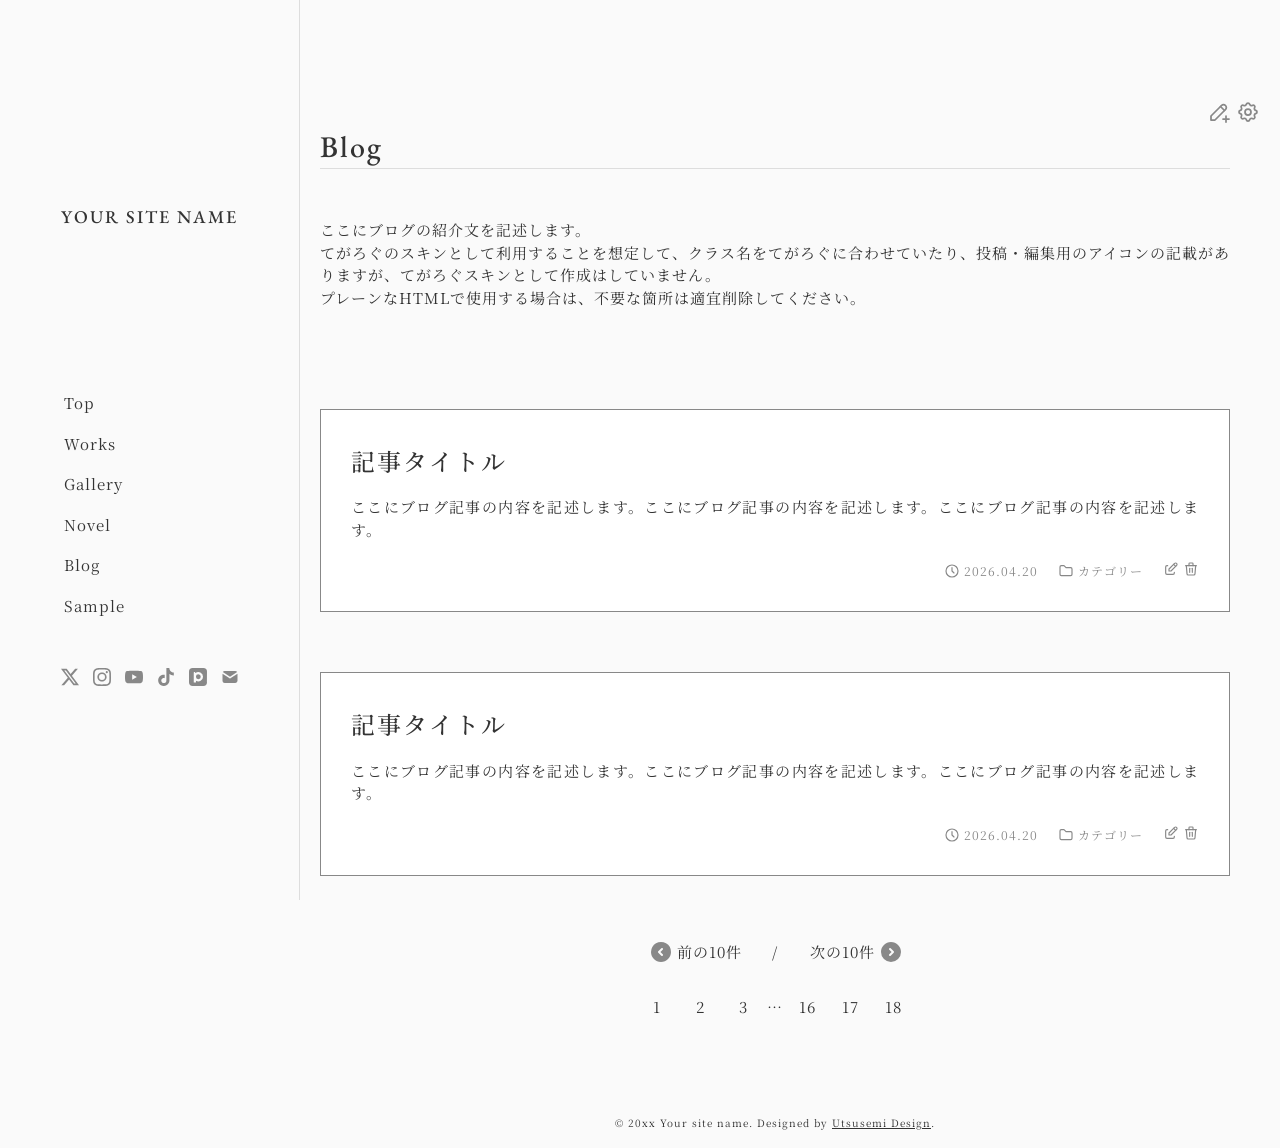
<file: blog.html>
<!doctype html>
<html lang="ja">

<head>
 <meta charset="UTF-8" />
 <meta name="viewport" content="width=device-width, initial-scale=1.0" />
 <title>サイト名を入れてください</title>
 <link href="css/reset.css" rel="stylesheet">
 <link href="css/common.css" rel="stylesheet" type="text/css">
 <link href="css/each.css" rel="stylesheet" type="text/css">
</head>

<body>

 <!--  ヘッダー -->
 <header class="header">
  <div class="header-inner">
   <h1 class="sitename">YOUR SITE NAME</h1>

   <!-- ハンバーガーメニュー -->
   <button id="js-hamburger" class="hamburger"><span class="hamburger__line"></span></button>

   <!-- メニュー -->
   <nav id="js-globalnav" class="globalnav">
    <ul class="globalnav__main">
     <li class="globalnav__item"><a href="index.html">Top</a></li>
     <li class="globalnav__item"><a href="works.html">Works</a></li>
     <li class="globalnav__item"><a href="gallery.html">Gallery</a></li>
     <li class="globalnav__item"><a href="novel.html">Novel</a></li>
     <li class="globalnav__item"><a href="blog.html">Blog</a></li>
     <li class="globalnav__item"><a href="sample.html">Sample</a></li>
    </ul>
    <!-- SNSリスト -->
    <ul class="social-icons">
     <li class="social-icons__item x"><a href="https://x.com/" target="_blank" rel="noreferrer">
       <svg role="img" viewBox="0 0 24 24" xmlns="http://www.w3.org/2000/svg">
        <path
         d="M18.901 1.153h3.68l-8.04 9.19L24 22.846h-7.406l-5.8-7.584-6.638 7.584H.474l8.6-9.83L0 1.154h7.594l5.243 6.932ZM17.61 20.644h2.039L6.486 3.24H4.298Z" />
       </svg></a>
     </li>
     <li class="social-icons__item instagram"><a href="https://instagram.com/" target="_blank" rel="noreferrer">
       <svg role="img" viewBox="0 0 24 24" xmlns="http://www.w3.org/2000/svg">
        <path
         d="M7.0301.084c-1.2768.0602-2.1487.264-2.911.5634-.7888.3075-1.4575.72-2.1228 1.3877-.6652.6677-1.075 1.3368-1.3802 2.127-.2954.7638-.4956 1.6365-.552 2.914-.0564 1.2775-.0689 1.6882-.0626 4.947.0062 3.2586.0206 3.6671.0825 4.9473.061 1.2765.264 2.1482.5635 2.9107.308.7889.72 1.4573 1.388 2.1228.6679.6655 1.3365 1.0743 2.1285 1.38.7632.295 1.6361.4961 2.9134.552 1.2773.056 1.6884.069 4.9462.0627 3.2578-.0062 3.668-.0207 4.9478-.0814 1.28-.0607 2.147-.2652 2.9098-.5633.7889-.3086 1.4578-.72 2.1228-1.3881.665-.6682 1.0745-1.3378 1.3795-2.1284.2957-.7632.4966-1.636.552-2.9124.056-1.2809.0692-1.6898.063-4.948-.0063-3.2583-.021-3.6668-.0817-4.9465-.0607-1.2797-.264-2.1487-.5633-2.9117-.3084-.7889-.72-1.4568-1.3876-2.1228C21.2982 1.33 20.628.9208 19.8378.6165 19.074.321 18.2017.1197 16.9244.0645 15.6471.0093 15.236-.005 11.977.0014 8.718.0076 8.31.0215 7.0301.0839m.1402 21.6932c-1.17-.0509-1.8053-.2453-2.2287-.408-.5606-.216-.96-.4771-1.3819-.895-.422-.4178-.6811-.8186-.9-1.378-.1644-.4234-.3624-1.058-.4171-2.228-.0595-1.2645-.072-1.6442-.079-4.848-.007-3.2037.0053-3.583.0607-4.848.05-1.169.2456-1.805.408-2.2282.216-.5613.4762-.96.895-1.3816.4188-.4217.8184-.6814 1.3783-.9003.423-.1651 1.0575-.3614 2.227-.4171 1.2655-.06 1.6447-.072 4.848-.079 3.2033-.007 3.5835.005 4.8495.0608 1.169.0508 1.8053.2445 2.228.408.5608.216.96.4754 1.3816.895.4217.4194.6816.8176.9005 1.3787.1653.4217.3617 1.056.4169 2.2263.0602 1.2655.0739 1.645.0796 4.848.0058 3.203-.0055 3.5834-.061 4.848-.051 1.17-.245 1.8055-.408 2.2294-.216.5604-.4763.96-.8954 1.3814-.419.4215-.8181.6811-1.3783.9-.4224.1649-1.0577.3617-2.2262.4174-1.2656.0595-1.6448.072-4.8493.079-3.2045.007-3.5825-.006-4.848-.0608M16.953 5.5864A1.44 1.44 0 1 0 18.39 4.144a1.44 1.44 0 0 0-1.437 1.4424M5.8385 12.012c.0067 3.4032 2.7706 6.1557 6.1737 6.1493 3.4026-.0065 6.157-2.7701 6.1506-6.1733-.0065-3.4032-2.771-6.1565-6.174-6.1498-3.403.0067-6.156 2.771-6.1503 6.1738M8 12.0077a4 4 0 1 1 4.008 3.9921A3.9996 3.9996 0 0 1 8 12.0077" />
       </svg></a>
     </li>
     <li class="social-icons__item youtube"><a href="https://youtube.com/" target="_blank" rel="noreferrer">
       <svg role="img" viewBox="0 0 24 24" xmlns="http://www.w3.org/2000/svg">
        <path
         d="M23.498 6.186a3.016 3.016 0 0 0-2.122-2.136C19.505 3.545 12 3.545 12 3.545s-7.505 0-9.377.505A3.017 3.017 0 0 0 .502 6.186C0 8.07 0 12 0 12s0 3.93.502 5.814a3.016 3.016 0 0 0 2.122 2.136c1.871.505 9.376.505 9.376.505s7.505 0 9.377-.505a3.015 3.015 0 0 0 2.122-2.136C24 15.93 24 12 24 12s0-3.93-.502-5.814zM9.545 15.568V8.432L15.818 12l-6.273 3.568z" />
       </svg></a>
     </li>
     <li class="social-icons__item tiktok"><a href="https://tiktok.com/" target="_blank" rel="noreferrer">
       <svg role="img" viewBox="0 0 24 24" xmlns="http://www.w3.org/2000/svg">
        <path
         d="M12.525.02c1.31-.02 2.61-.01 3.91-.02.08 1.53.63 3.09 1.75 4.17 1.12 1.11 2.7 1.62 4.24 1.79v4.03c-1.44-.05-2.89-.35-4.2-.97-.57-.26-1.1-.59-1.62-.93-.01 2.92.01 5.84-.02 8.75-.08 1.4-.54 2.79-1.35 3.94-1.31 1.92-3.58 3.17-5.91 3.21-1.43.08-2.86-.31-4.08-1.03-2.02-1.19-3.44-3.37-3.65-5.71-.02-.5-.03-1-.01-1.49.18-1.9 1.12-3.72 2.58-4.96 1.66-1.44 3.98-2.13 6.15-1.72.02 1.48-.04 2.96-.04 4.44-.99-.32-2.15-.23-3.02.37-.63.41-1.11 1.04-1.36 1.75-.21.51-.15 1.07-.14 1.61.24 1.64 1.82 3.02 3.5 2.87 1.12-.01 2.19-.66 2.77-1.61.19-.33.4-.67.41-1.06.1-1.79.06-3.57.07-5.36.01-4.03-.01-8.05.02-12.07z" />
       </svg></a>
     </li>
     <li class="social-icons__item pixiv">
      <a href="https://pixiv.com/" target="_blank" rel="noreferrer">
       <svg role="img" viewBox="0 0 24 24" xmlns="http://www.w3.org/2000/svg">
        <path
         d="M4.94 0A4.953 4.953 0 0 0 0 4.94v14.12A4.953 4.953 0 0 0 4.94 24h14.12A4.953 4.953 0 0 0 24 19.06c-.014 1.355 0-14.12 0-14.12A4.953 4.953 0 0 0 19.06 0Zm1.783 5.465h.904a.37.37 0 0 1 .31.17l.752 1.17a6.172 6.172 0 0 1 10.01 4.834 6.172 6.172 0 0 1-9.394 5.265v2.016a.37.37 0 0 1-.37.367H6.724a.37.37 0 0 1-.37-.367V5.834a.37.37 0 0 1 .37-.37m5.804 2.951a3.222 3.222 0 1 0-.002 6.443 3.222 3.222 0 0 0 .002-6.443" />
       </svg></a>
     </li>
     <li class="social-icons__item contact">
      <a href="index.html#contact" rel="noreferrer">
       <svg xmlns="http://www.w3.org/2000/svg" width="24" height="24" viewBox="0 0 24 24" fill="currentColor"
        class="icon icon-tabler icons-tabler-filled icon-tabler-mail">
        <path stroke="none" d="M0 0h24v24H0z" fill="none" />
        <path
         d="M22 7.535v9.465a3 3 0 0 1 -2.824 2.995l-.176 .005h-14a3 3 0 0 1 -2.995 -2.824l-.005 -.176v-9.465l9.445 6.297l.116 .066a1 1 0 0 0 .878 0l.116 -.066l9.445 -6.297z" />
        <path
         d="M19 4c1.08 0 2.027 .57 2.555 1.427l-9.555 6.37l-9.555 -6.37a2.999 2.999 0 0 1 2.354 -1.42l.201 -.007h14z" />
       </svg></a>
     </li>
    </ul><!-- SNSリストここまで -->
   </nav><!-- メニューここまで -->
 </header>

 <!-- コンテナ左寄せ用 -->
 <div class="container">

  <!-- メインコンテンツ -->
  <main class="mainwrapper" id="js-main">

   <h2 class="headingL">Blog</h2>

   <header class="blog-header flex">

    <p>ここにブログの紹介文を記述します。<br>
     てがろぐのスキンとして利用することを想定して、クラス名をてがろぐに合わせていたり、投稿・編集用のアイコンの記載がありますが、てがろぐスキンとして作成はしていません。<br>
     プレーンなHTMLで使用する場合は、不要な箇所は適宜削除してください。
    </p>

    <!-- ▼てがろぐ使用でない場合は削除 -->
    <div class="control-links">
     <a href="">
      <svg xmlns="http://www.w3.org/2000/svg" width="24" height="24" viewBox="0 0 24 24" fill="none"
       stroke="currentColor" stroke-width="1.75" stroke-linecap="round" stroke-linejoin="round"
       class="icon icon-tabler icons-tabler-outline icon-tabler-pencil-plus">
       <path stroke="none" d="M0 0h24v24H0z" fill="none" />
       <path d="M4 20h4l10.5 -10.5a2.828 2.828 0 1 0 -4 -4l-10.5 10.5v4" />
       <path d="M13.5 6.5l4 4" />
       <path d="M16 19h6" />
       <path d="M19 16v6" />
      </svg></a>
     <a href="">
      <svg xmlns="http://www.w3.org/2000/svg" width="24" height="24" viewBox="0 0 24 24" fill="none"
       stroke="currentColor" stroke-width="1.75" stroke-linecap="round" stroke-linejoin="round"
       class="icon icon-tabler icons-tabler-outline icon-tabler-settings">
       <path stroke="none" d="M0 0h24v24H0z" fill="none" />
       <path
        d="M10.325 4.317c.426 -1.756 2.924 -1.756 3.35 0a1.724 1.724 0 0 0 2.573 1.066c1.543 -.94 3.31 .826 2.37 2.37a1.724 1.724 0 0 0 1.065 2.572c1.756 .426 1.756 2.924 0 3.35a1.724 1.724 0 0 0 -1.066 2.573c.94 1.543 -.826 3.31 -2.37 2.37a1.724 1.724 0 0 0 -2.572 1.065c-.426 1.756 -2.924 1.756 -3.35 0a1.724 1.724 0 0 0 -2.573 -1.066c-1.543 .94 -3.31 -.826 -2.37 -2.37a1.724 1.724 0 0 0 -1.065 -2.572c-1.756 -.426 -1.756 -2.924 0 -3.35a1.724 1.724 0 0 0 1.066 -2.573c-.94 -1.543 .826 -3.31 2.37 -2.37c1 .608 2.296 .07 2.572 -1.065" />
       <path d="M9 12a3 3 0 1 0 6 0a3 3 0 0 0 -6 0" />
      </svg></a>
    </div>
    <!-- 削除ここまで -->
   </header>

   <div class="mainarea">

    <!-- ブログ記事 -->
    <div class="onelogbox">
     <!-- 投稿内容 -->
     <div class="comment">
      <h3 class="headingS">記事タイトル</h3>
      <p>ここにブログ記事の内容を記述します。ここにブログ記事の内容を記述します。ここにブログ記事の内容を記述します。</p>
     </div>

     <!-- 日付、カテゴリー、編集リンクなどの情報エリア -->
     <div class="oneloginfo">
      <!-- 日付 -->
      <span class="postdata">
       <time><svg xmlns="http://www.w3.org/2000/svg" width="24" height="24" viewBox="0 0 24 24" fill="none"
         stroke="currentColor" stroke-width="1.75" stroke-linecap="round" stroke-linejoin="round"
         class="icon icon-tabler icons-tabler-outline icon-tabler-clock">
         <path stroke="none" d="M0 0h24v24H0z" fill="none" />
         <path d="M3 12a9 9 0 1 0 18 0a9 9 0 0 0 -18 0" />
         <path d="M12 7v5l3 3" />
        </svg>2026.04.20</time>
      </span>
      <!-- カテゴリー -->
      <span class="categories"><svg xmlns="http://www.w3.org/2000/svg" width="24" height="24" viewBox="0 0 24 24"
        fill="none" stroke="currentColor" stroke-width="1.75" stroke-linecap="round" stroke-linejoin="round"
        class="icon icon-tabler icons-tabler-outline icon-tabler-folder">
        <path stroke="none" d="M0 0h24v24H0z" fill="none" />
        <path d="M5 4h4l3 3h7a2 2 0 0 1 2 2v8a2 2 0 0 1 -2 2h-14a2 2 0 0 1 -2 -2v-11a2 2 0 0 1 2 -2" />
       </svg>カテゴリー</span>
      <!-- 編集アイコン -->
      <span class="editlink">
       <a href="">
        <svg xmlns="http://www.w3.org/2000/svg" width="24" height="24" viewBox="0 0 24 24" fill="none"
         stroke="currentColor" stroke-width="1.75" stroke-linecap="round" stroke-linejoin="round"
         class="icon icon-tabler icons-tabler-outline icon-tabler-edit">
         <path stroke="none" d="M0 0h24v24H0z" fill="none" />
         <path d="M7 7h-1a2 2 0 0 0 -2 2v9a2 2 0 0 0 2 2h9a2 2 0 0 0 2 -2v-1" />
         <path d="M20.385 6.585a2.1 2.1 0 0 0 -2.97 -2.97l-8.415 8.385v3h3l8.385 -8.415" />
         <path d="M16 5l3 3" />
        </svg></a>
       <!-- 削除アイコン -->
       <a href="">
        <svg xmlns="http://www.w3.org/2000/svg" width="24" height="24" viewBox="0 0 24 24" fill="none"
         stroke="currentColor" stroke-width="1.75" stroke-linecap="round" stroke-linejoin="round"
         class="icon icon-tabler icons-tabler-outline icon-tabler-trash">
         <path stroke="none" d="M0 0h24v24H0z" fill="none" />
         <path d="M4 7l16 0" />
         <path d="M10 11l0 6" />
         <path d="M14 11l0 6" />
         <path d="M5 7l1 12a2 2 0 0 0 2 2h8a2 2 0 0 0 2 -2l1 -12" />
         <path d="M9 7v-3a1 1 0 0 1 1 -1h4a1 1 0 0 1 1 1v3" />
        </svg></a>
      </span>
     </div>
    </div><!-- ブログ記事ここまで -->

    <!-- ブログ記事 -->
    <div class="onelogbox">
     <!-- 投稿内容 -->
     <div class="comment">
      <h3 class="headingS">記事タイトル</h3>
      <p>ここにブログ記事の内容を記述します。ここにブログ記事の内容を記述します。ここにブログ記事の内容を記述します。</p>
     </div>

     <!-- 日付、カテゴリー、編集リンクなどの情報エリア -->
     <div class="oneloginfo">
      <!-- 日付 -->
      <span class="postdata">
       <time><svg xmlns="http://www.w3.org/2000/svg" width="24" height="24" viewBox="0 0 24 24" fill="none"
         stroke="currentColor" stroke-width="1.75" stroke-linecap="round" stroke-linejoin="round"
         class="icon icon-tabler icons-tabler-outline icon-tabler-clock">
         <path stroke="none" d="M0 0h24v24H0z" fill="none" />
         <path d="M3 12a9 9 0 1 0 18 0a9 9 0 0 0 -18 0" />
         <path d="M12 7v5l3 3" />
        </svg>2026.04.20</time>
      </span>
      <!-- カテゴリー -->
      <span class="categories"><svg xmlns="http://www.w3.org/2000/svg" width="24" height="24" viewBox="0 0 24 24"
        fill="none" stroke="currentColor" stroke-width="1.75" stroke-linecap="round" stroke-linejoin="round"
        class="icon icon-tabler icons-tabler-outline icon-tabler-folder">
        <path stroke="none" d="M0 0h24v24H0z" fill="none" />
        <path d="M5 4h4l3 3h7a2 2 0 0 1 2 2v8a2 2 0 0 1 -2 2h-14a2 2 0 0 1 -2 -2v-11a2 2 0 0 1 2 -2" />
       </svg>カテゴリー</span>
      <!-- 編集アイコン -->
      <span class="editlink">
       <a href="">
        <svg xmlns="http://www.w3.org/2000/svg" width="24" height="24" viewBox="0 0 24 24" fill="none"
         stroke="currentColor" stroke-width="1.75" stroke-linecap="round" stroke-linejoin="round"
         class="icon icon-tabler icons-tabler-outline icon-tabler-edit">
         <path stroke="none" d="M0 0h24v24H0z" fill="none" />
         <path d="M7 7h-1a2 2 0 0 0 -2 2v9a2 2 0 0 0 2 2h9a2 2 0 0 0 2 -2v-1" />
         <path d="M20.385 6.585a2.1 2.1 0 0 0 -2.97 -2.97l-8.415 8.385v3h3l8.385 -8.415" />
         <path d="M16 5l3 3" />
        </svg></a>
       <!-- 削除アイコン -->
       <a href="">
        <svg xmlns="http://www.w3.org/2000/svg" width="24" height="24" viewBox="0 0 24 24" fill="none"
         stroke="currentColor" stroke-width="1.75" stroke-linecap="round" stroke-linejoin="round"
         class="icon icon-tabler icons-tabler-outline icon-tabler-trash">
         <path stroke="none" d="M0 0h24v24H0z" fill="none" />
         <path d="M4 7l16 0" />
         <path d="M10 11l0 6" />
         <path d="M14 11l0 6" />
         <path d="M5 7l1 12a2 2 0 0 0 2 2h8a2 2 0 0 0 2 -2l1 -12" />
         <path d="M9 7v-3a1 1 0 0 1 1 -1h4a1 1 0 0 1 1 1v3" />
        </svg></a>
      </span>
     </div>
    </div><!-- ブログ記事ここまで -->


    <!-- ブログ記事が複数ある場合は、上記のブロック(onelogbox)を必要な分だけ繰り返してください。 -->

    <!-- ページナビ　てがろぐ用 -->
    <div class="pagenavi">
     <p class="pagelinks">
      <a href="" class="prevlink">
       <svg xmlns="http://www.w3.org/2000/svg" width="24" height="24" viewBox="0 0 24 24" fill="currentColor"
        class="icon icon-tabler icons-tabler-filled icon-tabler-circle-chevron-left">
        <path stroke="none" d="M0 0h24v24H0z" fill="none" />
        <path
         d="M17 3.34a10 10 0 0 1 5 8.66c0 5.523 -4.477 10 -10 10s-10 -4.477 -10 -10a10 10 0 0 1 15 -8.66m-3.293 4.953a1 1 0 0 0 -1.414 0l-3 3a1 1 0 0 0 0 1.414l3 3a1 1 0 0 0 1.414 0l.083 -.094a1 1 0 0 0 -.083 -1.32l-2.292 -2.293l2.292 -2.293a1 1 0 0 0 0 -1.414" />
       </svg>前の10件</a>
      <span class="linkseparator">/</span>
      <a href="" class="nextlink">次の10件
       <svg xmlns="http://www.w3.org/2000/svg" width="24" height="24" viewBox="0 0 24 24" fill="currentColor"
        class="icon icon-tabler icons-tabler-filled icon-tabler-circle-chevron-right">
        <path stroke="none" d="M0 0h24v24H0z" fill="none" />
        <path
         d="M12 2c5.523 0 10 4.477 10 10a10 10 0 0 1 -20 0c0 -5.523 4.477 -10 10 -10m-.293 6.293a1 1 0 0 0 -1.414 0l-.083 .094a1 1 0 0 0 .083 1.32l2.292 2.293l-2.292 2.293a1 1 0 0 0 1.414 1.414l3 -3a1 1 0 0 0 0 -1.414z" />
       </svg></a>
     </p>
     <p class="pagenums">
      <!-- ▼ここにページ番号の一覧リンクが挿入されます。(※2ページ以上ある状況でのみ) -->
      <a href="" class="pagenumlink">1</a>
      <a href="" class="pagenumlink pagenumhere">2</a>
      <a href="" class="pagenumlink">3</a>
      <span class="omitmark">…</span>
      <a href="" class="pagenumlink">16</a>
      <a href="" class="pagenumlink">17</a>
      <a href="" class="pagenumlink">18</a>
     </p>
    </div> <!-- ページナビここまで -->

  </main><!-- メインコンテンツここまで -->

  <!-- ページUP -->
  <a href="#" class="pageup" id="js-pageup">
   <div class="arrow"></div>
  </a><!-- ページUPここまで -->

  <!-- フッター -->
  <footer>
   <!-- クレジット -->
   <small>© 20xx Your site name. Designed by <a href="https://hiro-design.net/utsusemi/" target="_blank">Utsusemi
     Design</a>.</small>
   <!-- クレジットここまで -->
  </footer>

 </div>

 <!--JavaScrip 読込-->
 <script src="js/common.js" type="text/javascript"></script>
</body>

</html>
</file>
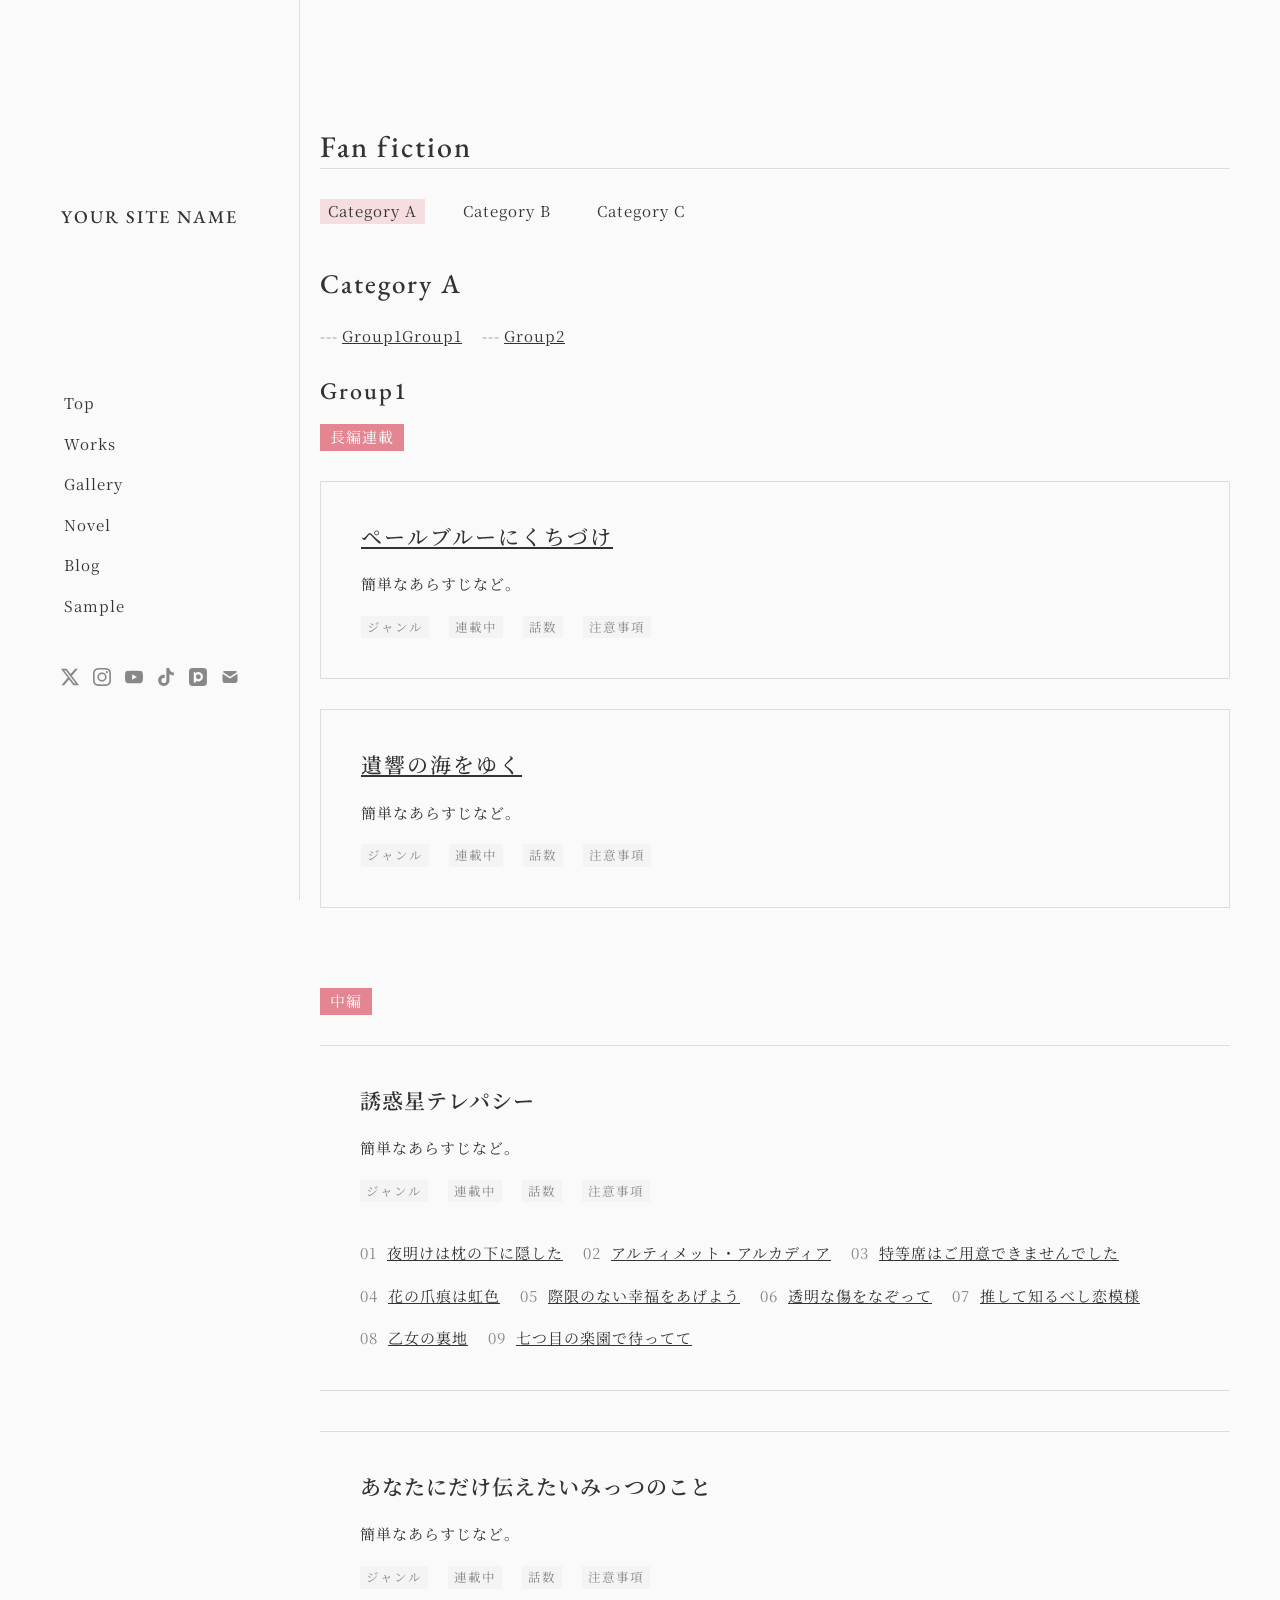
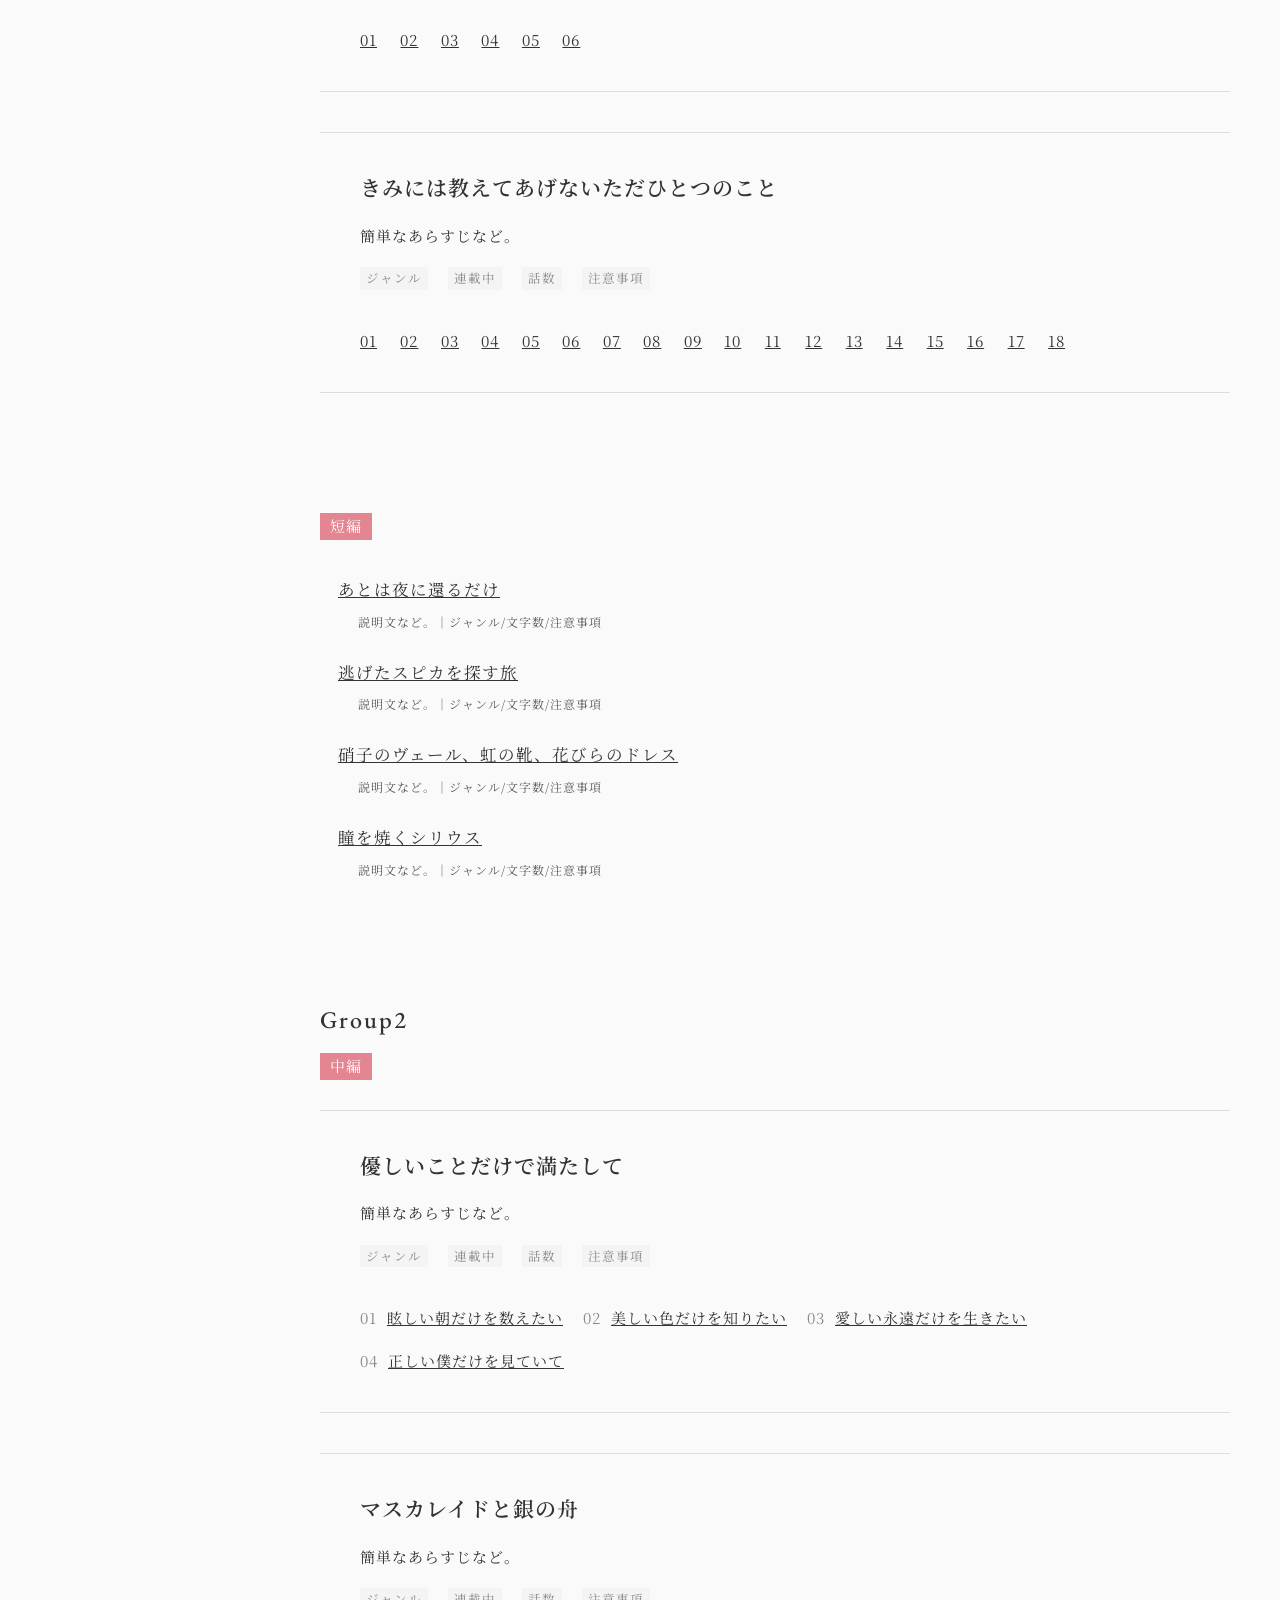
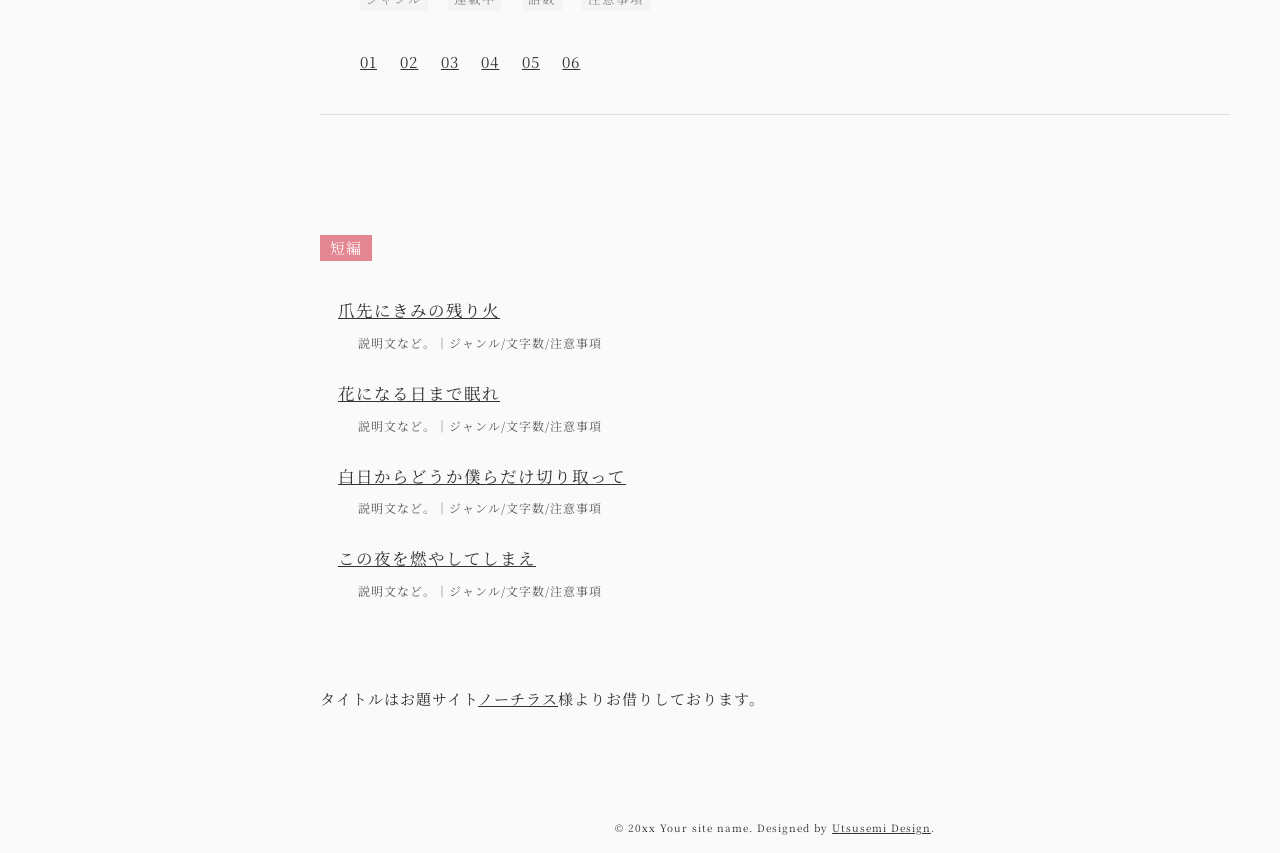
<file: novel.html>
<!doctype html>
<html lang="ja">

<head>
 <meta charset="UTF-8" />
 <meta name="viewport" content="width=device-width, initial-scale=1.0" />
 <title>サイト名を入れてください</title>
 <link href="css/reset.css" rel="stylesheet">
 <link href="css/common.css" rel="stylesheet" type="text/css">
 <link href="css/each.css" rel="stylesheet" type="text/css">
</head>

<body>
 <!--  ヘッダー -->
 <header class="header">
  <div class="header-inner">
   <h1 class="sitename">YOUR SITE NAME</h1>

   <!-- ハンバーガーメニュー -->
   <button id="js-hamburger" class="hamburger"><span class="hamburger__line"></span></button>

   <!-- メニュー -->
   <nav id="js-globalnav" class="globalnav">
    <ul class="globalnav__main">
     <li class="globalnav__item"><a href="index.html">Top</a></li>
     <li class="globalnav__item"><a href="works.html">Works</a></li>
     <li class="globalnav__item"><a href="gallery.html">Gallery</a></li>
     <li class="globalnav__item"><a href="novel.html">Novel</a></li>
     <li class="globalnav__item"><a href="blog.html">Blog</a></li>
     <li class="globalnav__item"><a href="sample.html">Sample</a></li>
    </ul>
    <!-- SNSリスト -->
    <ul class="social-icons">
     <li class="social-icons__item x"><a href="https://x.com/" target="_blank" rel="noreferrer">
       <svg role="img" viewBox="0 0 24 24" xmlns="http://www.w3.org/2000/svg">
        <path
         d="M18.901 1.153h3.68l-8.04 9.19L24 22.846h-7.406l-5.8-7.584-6.638 7.584H.474l8.6-9.83L0 1.154h7.594l5.243 6.932ZM17.61 20.644h2.039L6.486 3.24H4.298Z" />
       </svg></a>
     </li>
     <li class="social-icons__item instagram"><a href="https://instagram.com/" target="_blank" rel="noreferrer">
       <svg role="img" viewBox="0 0 24 24" xmlns="http://www.w3.org/2000/svg">
        <path
         d="M7.0301.084c-1.2768.0602-2.1487.264-2.911.5634-.7888.3075-1.4575.72-2.1228 1.3877-.6652.6677-1.075 1.3368-1.3802 2.127-.2954.7638-.4956 1.6365-.552 2.914-.0564 1.2775-.0689 1.6882-.0626 4.947.0062 3.2586.0206 3.6671.0825 4.9473.061 1.2765.264 2.1482.5635 2.9107.308.7889.72 1.4573 1.388 2.1228.6679.6655 1.3365 1.0743 2.1285 1.38.7632.295 1.6361.4961 2.9134.552 1.2773.056 1.6884.069 4.9462.0627 3.2578-.0062 3.668-.0207 4.9478-.0814 1.28-.0607 2.147-.2652 2.9098-.5633.7889-.3086 1.4578-.72 2.1228-1.3881.665-.6682 1.0745-1.3378 1.3795-2.1284.2957-.7632.4966-1.636.552-2.9124.056-1.2809.0692-1.6898.063-4.948-.0063-3.2583-.021-3.6668-.0817-4.9465-.0607-1.2797-.264-2.1487-.5633-2.9117-.3084-.7889-.72-1.4568-1.3876-2.1228C21.2982 1.33 20.628.9208 19.8378.6165 19.074.321 18.2017.1197 16.9244.0645 15.6471.0093 15.236-.005 11.977.0014 8.718.0076 8.31.0215 7.0301.0839m.1402 21.6932c-1.17-.0509-1.8053-.2453-2.2287-.408-.5606-.216-.96-.4771-1.3819-.895-.422-.4178-.6811-.8186-.9-1.378-.1644-.4234-.3624-1.058-.4171-2.228-.0595-1.2645-.072-1.6442-.079-4.848-.007-3.2037.0053-3.583.0607-4.848.05-1.169.2456-1.805.408-2.2282.216-.5613.4762-.96.895-1.3816.4188-.4217.8184-.6814 1.3783-.9003.423-.1651 1.0575-.3614 2.227-.4171 1.2655-.06 1.6447-.072 4.848-.079 3.2033-.007 3.5835.005 4.8495.0608 1.169.0508 1.8053.2445 2.228.408.5608.216.96.4754 1.3816.895.4217.4194.6816.8176.9005 1.3787.1653.4217.3617 1.056.4169 2.2263.0602 1.2655.0739 1.645.0796 4.848.0058 3.203-.0055 3.5834-.061 4.848-.051 1.17-.245 1.8055-.408 2.2294-.216.5604-.4763.96-.8954 1.3814-.419.4215-.8181.6811-1.3783.9-.4224.1649-1.0577.3617-2.2262.4174-1.2656.0595-1.6448.072-4.8493.079-3.2045.007-3.5825-.006-4.848-.0608M16.953 5.5864A1.44 1.44 0 1 0 18.39 4.144a1.44 1.44 0 0 0-1.437 1.4424M5.8385 12.012c.0067 3.4032 2.7706 6.1557 6.1737 6.1493 3.4026-.0065 6.157-2.7701 6.1506-6.1733-.0065-3.4032-2.771-6.1565-6.174-6.1498-3.403.0067-6.156 2.771-6.1503 6.1738M8 12.0077a4 4 0 1 1 4.008 3.9921A3.9996 3.9996 0 0 1 8 12.0077" />
       </svg></a>
     </li>
     <li class="social-icons__item youtube"><a href="https://youtube.com/" target="_blank" rel="noreferrer">
       <svg role="img" viewBox="0 0 24 24" xmlns="http://www.w3.org/2000/svg">
        <path
         d="M23.498 6.186a3.016 3.016 0 0 0-2.122-2.136C19.505 3.545 12 3.545 12 3.545s-7.505 0-9.377.505A3.017 3.017 0 0 0 .502 6.186C0 8.07 0 12 0 12s0 3.93.502 5.814a3.016 3.016 0 0 0 2.122 2.136c1.871.505 9.376.505 9.376.505s7.505 0 9.377-.505a3.015 3.015 0 0 0 2.122-2.136C24 15.93 24 12 24 12s0-3.93-.502-5.814zM9.545 15.568V8.432L15.818 12l-6.273 3.568z" />
       </svg></a>
     </li>
     <li class="social-icons__item tiktok"><a href="https://tiktok.com/" target="_blank" rel="noreferrer">
       <svg role="img" viewBox="0 0 24 24" xmlns="http://www.w3.org/2000/svg">
        <path
         d="M12.525.02c1.31-.02 2.61-.01 3.91-.02.08 1.53.63 3.09 1.75 4.17 1.12 1.11 2.7 1.62 4.24 1.79v4.03c-1.44-.05-2.89-.35-4.2-.97-.57-.26-1.1-.59-1.62-.93-.01 2.92.01 5.84-.02 8.75-.08 1.4-.54 2.79-1.35 3.94-1.31 1.92-3.58 3.17-5.91 3.21-1.43.08-2.86-.31-4.08-1.03-2.02-1.19-3.44-3.37-3.65-5.71-.02-.5-.03-1-.01-1.49.18-1.9 1.12-3.72 2.58-4.96 1.66-1.44 3.98-2.13 6.15-1.72.02 1.48-.04 2.96-.04 4.44-.99-.32-2.15-.23-3.02.37-.63.41-1.11 1.04-1.36 1.75-.21.51-.15 1.07-.14 1.61.24 1.64 1.82 3.02 3.5 2.87 1.12-.01 2.19-.66 2.77-1.61.19-.33.4-.67.41-1.06.1-1.79.06-3.57.07-5.36.01-4.03-.01-8.05.02-12.07z" />
       </svg></a>
     </li>
     <li class="social-icons__item pixiv">
      <a href="https://pixiv.com/" target="_blank" rel="noreferrer">
       <svg role="img" viewBox="0 0 24 24" xmlns="http://www.w3.org/2000/svg">
        <path
         d="M4.94 0A4.953 4.953 0 0 0 0 4.94v14.12A4.953 4.953 0 0 0 4.94 24h14.12A4.953 4.953 0 0 0 24 19.06c-.014 1.355 0-14.12 0-14.12A4.953 4.953 0 0 0 19.06 0Zm1.783 5.465h.904a.37.37 0 0 1 .31.17l.752 1.17a6.172 6.172 0 0 1 10.01 4.834 6.172 6.172 0 0 1-9.394 5.265v2.016a.37.37 0 0 1-.37.367H6.724a.37.37 0 0 1-.37-.367V5.834a.37.37 0 0 1 .37-.37m5.804 2.951a3.222 3.222 0 1 0-.002 6.443 3.222 3.222 0 0 0 .002-6.443" />
       </svg></a>
     </li>
     <li class="social-icons__item contact">
      <a href="index.html#contact" rel="noreferrer">
       <svg xmlns="http://www.w3.org/2000/svg" width="24" height="24" viewBox="0 0 24 24" fill="currentColor"
        class="icon icon-tabler icons-tabler-filled icon-tabler-mail">
        <path stroke="none" d="M0 0h24v24H0z" fill="none" />
        <path
         d="M22 7.535v9.465a3 3 0 0 1 -2.824 2.995l-.176 .005h-14a3 3 0 0 1 -2.995 -2.824l-.005 -.176v-9.465l9.445 6.297l.116 .066a1 1 0 0 0 .878 0l.116 -.066l9.445 -6.297z" />
        <path
         d="M19 4c1.08 0 2.027 .57 2.555 1.427l-9.555 6.37l-9.555 -6.37a2.999 2.999 0 0 1 2.354 -1.42l.201 -.007h14z" />
       </svg></a>
     </li>
    </ul><!-- SNSリストここまで -->
   </nav><!-- メニューここまで -->
 </header>

 <!-- コンテナ左寄せ用 -->
 <div class="container">

  <!-- メインコンテンツ -->
  <main class="mainwrapper" id="js-main">

   <h2 class="headingL">Fan fiction</h2>

   <!-- タブ切り替えエリア -->
   <div class="tab-section">
    <!-- radio inputs (非表示) -->
    <input class="tab-radio" type="radio" name="tabs" id="tab-catA" checked>
    <input class="tab-radio" type="radio" name="tabs" id="tab-catB">
    <input class="tab-radio" type="radio" name="tabs" id="tab-catC">

    <!-- タブバー -->
    <div class="tab-bar">
     <label for="tab-catA">Category A</label>
     <label for="tab-catB">Category B</label>
     <label for="tab-catC">Category C</label>
    </div>

    <!-- パネル群 -->
    <div class="tab-panels">
     <!-- カテゴリーA////////////////////////////////////////////////// -->
     <section class="panel" id="panel-catA">
      <h3 class="headingM">Category A</h3 class="headingM">

      <ul class="toc">
       <li><a href="#A1">Group1Group1</a></li>
       <li><a href="#A2">Group2</a></li>
      </ul>

      <!-- グループ１ -->
      <section id="A1">
       <h4 class="headingS">Group1</h4>

       <!--  長編連載 -->
       <section id="A1-l">
        <span class="label">長編連載</span>
        <div class="series box">
         <h5 class="headingSS"><a href="series.html">ペールブルーにくちづけ</a></h5>
         <p>簡単なあらすじなど。</p>
         <ul class="tags flex">
          <li>ジャンル</li>
          <li>連載中</li>
          <li>話数</li>
          <li>注意事項</li>
         </ul>
        </div>
        <div class="series box">
         <h5 class="headingSS"><a href="series.html">遺響の海をゆく</a></h5>
         <p>簡単なあらすじなど。</p>
         <ul class="tags flex">
          <li>ジャンル</li>
          <li>連載中</li>
          <li>話数</li>
          <li>注意事項</li>
         </ul>
        </div>
       </section>
       <!-- 長編連載ここまで -->

       <!-- 中編 -->
       <section id="A1-m">
        <span class="label">中編</span>
        <ul class="novellist">
         <li class="novellist__item box">

          <p class="novellist__title">誘惑星テレパシー</p>
          <p>簡単なあらすじなど。</p>
          <ul class="tags flex">
           <li>ジャンル</li>
           <li>連載中</li>
           <li>話数</li>
           <li>注意事項</li>
          </ul>
          <ul class="flex">
           <li><span class="novellist__number">01</span><a href="novelpage.html">夜明けは枕の下に隠した</a></li>
           <li><span class="novellist__number">02</span><a href="novelpage.html">アルティメット・アルカディア</a></li>
           <li><span class="novellist__number">03</span><a href="novelpage.html">特等席はご用意できませんでした</a></li>
           <li><span class="novellist__number">04</span><a href="novelpage.html">花の爪痕は虹色</a></li>
           <li><span class="novellist__number">05</span><a href="novelpage.html">際限のない幸福をあげよう</a></li>
           <li><span class="novellist__number">06</span><a href="novelpage.html">透明な傷をなぞって</a></li>
           <li><span class="novellist__number">07</span><a href="novelpage.html">推して知るべし恋模様</a></li>
           <li><span class="novellist__number">08</span><a href="novelpage.html">乙女の裏地</a></li>
           <li><span class="novellist__number">09</span><a href="novelpage.html">七つ目の楽園で待ってて</a></li>
          </ul>
         </li>
         <li class="novellist__item box">

          <p class="novellist__title">あなたにだけ伝えたいみっつのこと</p>
          <p>簡単なあらすじなど。</p>
          <ul class="tags flex">
           <li>ジャンル</li>
           <li>連載中</li>
           <li>話数</li>
           <li>注意事項</li>
          </ul>
          <ul class="grid">
           <li><a href="novelpage.html">01</a></li>
           <li><a href="novelpage.html">02</a></li>
           <li><a href="novelpage.html">03</a></li>
           <li><a href="novelpage.html">04</a></li>
           <li><a href="novelpage.html">05</a></li>
           <li><a href="novelpage.html">06</a></li>
          </ul>
         </li>
         <li class="novellist__item box">

          <p class="novellist__title">きみには教えてあげないただひとつのこと</p>
          <p>簡単なあらすじなど。</p>
          <ul class="tags flex">
           <li>ジャンル</li>
           <li>連載中</li>
           <li>話数</li>
           <li>注意事項</li>
          </ul>
          <ul class="grid">
           <li><a href="novelpage.html">01</a></li>
           <li><a href="novelpage.html">02</a></li>
           <li><a href="novelpage.html">03</a></li>
           <li><a href="novelpage.html">04</a></li>
           <li><a href="novelpage.html">05</a></li>
           <li><a href="novelpage.html">06</a></li>
           <li><a href="novelpage.html">07</a></li>
           <li><a href="novelpage.html">08</a></li>
           <li><a href="novelpage.html">09</a></li>
           <li><a href="novelpage.html">10</a></li>
           <li><a href="novelpage.html">11</a></li>
           <li><a href="novelpage.html">12</a></li>
           <li><a href="novelpage.html">13</a></li>
           <li><a href="novelpage.html">14</a></li>
           <li><a href="novelpage.html">15</a></li>
           <li><a href="novelpage.html">16</a></li>
           <li><a href="novelpage.html">17</a></li>
           <li><a href="novelpage.html">18</a></li>
          </ul>
         </li>
        </ul>
       </section>
       <!-- 中編ここまで -->

       <!-- 短編 -->
       <section>
        <span class="label" id="A1-s">短編</span>
        <ul class="novellist short">
         <li class="novellist__item">
          <a href="novelpage.html">あとは夜に還るだけ</a>
          <span class="novellist__text">説明文など。｜ジャンル/文字数/注意事項</span>
         </li>
         <li class="novellist__item">
          <a href="novelpage.html">逃げたスピカを探す旅</a>
          <span class="novellist__text">説明文など。｜ジャンル/文字数/注意事項</span>
         </li>
         <li class="novellist__item">
          <a href="novelpage.html">硝子のヴェール、虹の靴、花びらのドレス</a>
          <span class="novellist__text">説明文など。｜ジャンル/文字数/注意事項</span>
         </li>
         <li class="novellist__item">
          <a href="novelpage.html">瞳を焼くシリウス</a>
          <span class="novellist__text">説明文など。｜ジャンル/文字数/注意事項</span>
         </li>
        </ul>
       </section>
       <!-- 短編ここまで -->

      </section><!-- グループ１ここまで -->

      <!-- グループ２ -->
      <section id="A2">
       <h4 class="headingS">Group2</h4>

       <!-- 中編 -->
       <section id="A2-m">
        <span class="label">中編</span>
        <ul class="novellist">

         <li class="novellist__item box">
          <p class="novellist__title">優しいことだけで満たして</p>
          <p>簡単なあらすじなど。</p>
          <ul class="tags flex">
           <li>ジャンル</li>
           <li>連載中</li>
           <li>話数</li>
           <li>注意事項</li>
          </ul>
          <ul class="flex">
           <li><span class="novellist__number">01</span><a href="novelpage.html">眩しい朝だけを数えたい</a></li>
           <li><span class="novellist__number">02</span><a href="novelpage.html">美しい色だけを知りたい</a></li>
           <li><span class="novellist__number">03</span><a href="novelpage.html">愛しい永遠だけを生きたい</a></li>
           <li><span class="novellist__number">04</span><a href="novelpage.html">正しい僕だけを見ていて</a></li>
          </ul>
         </li>
         <li class="novellist__item box">

          <p class="novellist__title">マスカレイドと銀の舟</p>
          <p>簡単なあらすじなど。</p>
          <ul class="tags flex">
           <li>ジャンル</li>
           <li>連載中</li>
           <li>話数</li>
           <li>注意事項</li>
          </ul>
          <ul class="grid">
           <li><a href="novelpage.html">01</a></li>
           <li><a href="novelpage.html">02</a></li>
           <li><a href="novelpage.html">03</a></li>
           <li><a href="novelpage.html">04</a></li>
           <li><a href="novelpage.html">05</a></li>
           <li><a href="novelpage.html">06</a></li>
          </ul>
         </li>
        </ul>
       </section>
       <!-- 中編ここまで -->

       <!-- 短編 -->
       <section>
        <span class="label" id="A2-s">短編</span>
        <ul class="novellist short">
         <li class="novellist__item">
          <a href="novelpage.html">爪先にきみの残り火</a>
          <span class="novellist__text">説明文など。｜ジャンル/文字数/注意事項</span>
         </li>
         <li class="novellist__item">
          <a href="novelpage.html">花になる日まで眠れ</a>
          <span class="novellist__text">説明文など。｜ジャンル/文字数/注意事項</span>
         </li>
         <li class="novellist__item">
          <a href="novelpage.html">白日からどうか僕らだけ切り取って</a>
          <span class="novellist__text">説明文など。｜ジャンル/文字数/注意事項</span>
         </li>
         <li class="novellist__item">
          <a href="novelpage.html">この夜を燃やしてしまえ</a>
          <span class="novellist__text">説明文など。｜ジャンル/文字数/注意事項</span>
         </li>
        </ul>
       </section>
       <!-- 短編ここまで -->

      </section><!-- グループ２ここまで -->

     </section>
     <!-- カテゴリーA　ここまで -->

     <!-- カテゴリーB////////////////////////////////////////////////// -->
     <section class="panel" id="panel-catB">
      <h3 class="headingM">Category B</h3 class="headingM">

      <ul class="toc">
       <li><a href="#B1">Group1</a></li>
       <li><a href="#B2">Group2</a></li>
      </ul>
      <!-- グループ１ -->
      <section id="B1">
       <h4 class="headingS">Group1</h4>

       <!--  長編連載 -->
       <section id="B1-l">
        <span class="label">長編連載</span>
        <div class="series box">

         <h5 class="headingSS"><a href="series.html">あまくておかしなロマンチカ</a></h5>
         <p>簡単なあらすじなど。</p>
         <ul class="tags flex">
          <li>ジャンル</li>
          <li>連載中</li>
          <li>話数</li>
          <li>注意事項</li>
         </ul>

        </div>
       </section>
       <!-- 長編連載ここまで -->

       <!-- 短編 -->
       <section>
        <span class="label" id="B1-s">短編</span>
        <ul class="novellist short">
         <li class="novellist__item">
          <a href="novelpage.html">夜の底、朝の果て</a>
          <span class="novellist__text">説明文など。｜ジャンル/文字数/注意事項</span>
         </li>
         <li class="novellist__item">
          <a href="novelpage.html">涙は希釈された祈りであること</a>
          <span class="novellist__text">説明文など。｜ジャンル/文字数/注意事項</span>
         </li>
         <li class="novellist__item">
          <a href="novelpage.html">Get you on board</a>
          <span class="novellist__text">説明文など。｜ジャンル/文字数/注意事項</span>
         </li>
         <li class="novellist__item">
          <a href="novelpage.html">舟底に春紫苑</a>
          <span class="novellist__text">説明文など。｜ジャンル/文字数/注意事項</span>
         </li>
        </ul>
       </section>
       <!-- 短編ここまで -->

      </section><!-- グループ１ここまで -->

      <!-- グループ２ -->
      <section id="B2">
       <h4 class="headingS">Group2</h4>
       <!--  長編連載 -->
       <section id="B2-l">
        <span class="label">長編連載</span>
        <div class="series box">

         <h5 class="headingSS"><a href="series.html">光の吹き溜まるところ</a></h5>
         <p>簡単なあらすじなど。</p>
         <ul class="tags flex">
          <li>ジャンル</li>
          <li>連載中</li>
          <li>話数</li>
          <li>注意事項</li>
         </ul>
        </div>
       </section>
       <!-- 長編連載ここまで -->

       <!-- 中編 -->
       <section id="B2-m">
        <span class="label">中編</span>
        <ul class="novellist">
         <li class="novellist__item box">

          <p class="novellist__title">さよならまでが恋だから</p>
          <p>簡単なあらすじなど。</p>
          <ul class="tags flex">
           <li>ジャンル</li>
           <li>連載中</li>
           <li>話数</li>
           <li>注意事項</li>
          </ul>
          <ul class="flex">
           <li><span class="novellist__number">01</span><a href="novelpage.html">下手なのは笑顔だけにして</a></li>
           <li><span class="novellist__number">02</span><a href="novelpage.html">あなたの頬の温度と同じ</a></li>
           <li><span class="novellist__number">03</span><a href="novelpage.html">涙を煮詰めてジャムにしよう</a></li>
           <li><span class="novellist__number">04</span><a href="novelpage.html">救われなくたっていいよ</a></li>
           <li><span class="novellist__number">05</span><a href="novelpage.html">スキップするかかとに面影</a></li>
           <li><span class="novellist__number">06</span><a href="novelpage.html">ありふれた明日と花束と</a></li>
           <li><span class="novellist__number">07</span><a href="novelpage.html">ばいばいしてくれたらいいのに</a></li>
          </ul>
         </li>

         <li class="novellist__item box">

          <p class="novellist__title">紅茶の海に匙の櫂、角砂糖の島を目指して</p>
          <p>簡単なあらすじなど。</p>
          <ul class="tags flex">
           <li>ジャンル</li>
           <li>連載中</li>
           <li>話数</li>
           <li>注意事項</li>
          </ul>
          <ul class="grid">
           <li><a href="novelpage.html">01</a></li>
           <li><a href="novelpage.html">02</a></li>
           <li><a href="novelpage.html">03</a></li>
           <li><a href="novelpage.html">04</a></li>
           <li><a href="novelpage.html">05</a></li>
           <li><a href="novelpage.html">06</a></li>
           <li><a href="novelpage.html">07</a></li>
           <li><a href="novelpage.html">08</a></li>
           <li><a href="novelpage.html">09</a></li>
           <li><a href="novelpage.html">10</a></li>
           <li><a href="novelpage.html">11</a></li>
           <li><a href="novelpage.html">12</a></li>
           <li><a href="novelpage.html">13</a></li>
           <li><a href="novelpage.html">14</a></li>
           <li><a href="novelpage.html">15</a></li>
           <li><a href="novelpage.html">16</a></li>
           <li><a href="novelpage.html">17</a></li>
           <li><a href="novelpage.html">18</a></li>
          </ul>
         </li>
        </ul>
       </section>
       <!-- 中編ここまで -->

      </section><!-- グループ２ここまで -->
     </section>
     <!-- カテゴリーB　ここまで -->

     <!-- カテゴリーC////////////////////////////////////////////////// -->
     <section class="panel" id="panel-catC">
      <h3 class="headingM">Category C</h3 class="headingM">

      <ul class="toc">
       <li><a href="#C1">Group1</a></li>
       <li><a href="#C2">Group2</a></li>
      </ul>

      <!-- グループ１ -->
      <section id="C1">
       <h4 class="headingS">Group1</h4>

       <!-- 中編 -->
       <section id="C1-m">
        <span class="label">中編</span>
        <ul class="novellist">
         <li class="novellist__item box">

          <p class="novellist__title">晴れのち曇り、ところにより流星雨</p>
          <p>簡単なあらすじなど。</p>
          <ul class="tags flex">
           <li>ジャンル</li>
           <li>連載中</li>
           <li>話数</li>
           <li>注意事項</li>
          </ul>
          <ul class="flex">
           <li><span class="novellist__number">01</span><a href="novelpage.html">泥濘に咲くピオニー</a></li>
           <li><span class="novellist__number">02</span><a href="novelpage.html">明日には灰も残らない</a></li>
           <li><span class="novellist__number">03</span><a href="novelpage.html">やわらかな楔</a></li>
           <li><span class="novellist__number">04</span><a href="novelpage.html">泡になったっていいの</a></li>
           <li><span class="novellist__number">05</span><a href="novelpage.html">悪い子は真似しないでください</a></li>
           <li><span class="novellist__number">06</span><a href="novelpage.html">さよならは冷蔵庫にしまっておいて</a></li>
           <li><span class="novellist__number">07</span><a href="novelpage.html">月の河のほとりにて</a></li>
           <li><span class="novellist__number">08</span><a href="novelpage.html">赤い傘さしてあげたい</a></li>
           <li><span class="novellist__number">09</span><a href="novelpage.html">夜明けを見た獣</a></li>
          </ul>
         </li>
        </ul>
       </section>
       <!-- 中編ここまで -->

       <!-- 短編 -->
       <section>
        <span class="label" id="C1-s">短編</span>
        <ul class="novellist short">
         <li class="novellist__item">
          <a href="novelpage.html">春より出でて青と消ゆ</a>
          <span class="novellist__text">説明文など。｜ジャンル/文字数/注意事項</span>
         </li>
         <li class="novellist__item">
          <a href="novelpage.html">欲と神聖</a>
          <span class="novellist__text">説明文など。｜ジャンル/文字数/注意事項</span>
         </li>
         <li class="novellist__item">
          <a href="novelpage.html">今晩、星明かりが落ちたら</a>
          <span class="novellist__text">説明文など。｜ジャンル/文字数/注意事項</span>
         </li>
        </ul>
       </section>
       <!-- 短編ここまで -->

      </section><!-- グループ１ここまで -->

      <!-- グループ２ -->
      <section id="C2">
      </section><!-- グループ２ここまで -->

     </section>
     <!-- カテゴリーC　ここまで -->
    </div><!-- パネル群ここまで -->
   </div><!-- タブ切り替えエリアここまで -->

   <section>
    <p>タイトルはお題サイト<a href="https://nanos.jp/nautilus123/" target="_blank">ノーチラス</a>様よりお借りしております。</p>
   </section>


  </main><!-- メインコンテンツここまで -->


  <!-- ページUP -->
  <a href="#" class="pageup" id="js-pageup">
   <div class="arrow"></div>
  </a>
  <!-- ページUPここまで -->


  <!-- クレジット -->
  <footer>
   <small>© 20xx Your site name. Designed by <a href="https://hiro-design.net/utsusemi/" target="_blank">Utsusemi
     Design</a>.</small>
   <!-- クレジットここまで -->
  </footer>

 </div>

 <!--JavaScrip 読込-->
 <script src="js/common.js" type="text/javascript"></script>
</body>

</html>
</file>
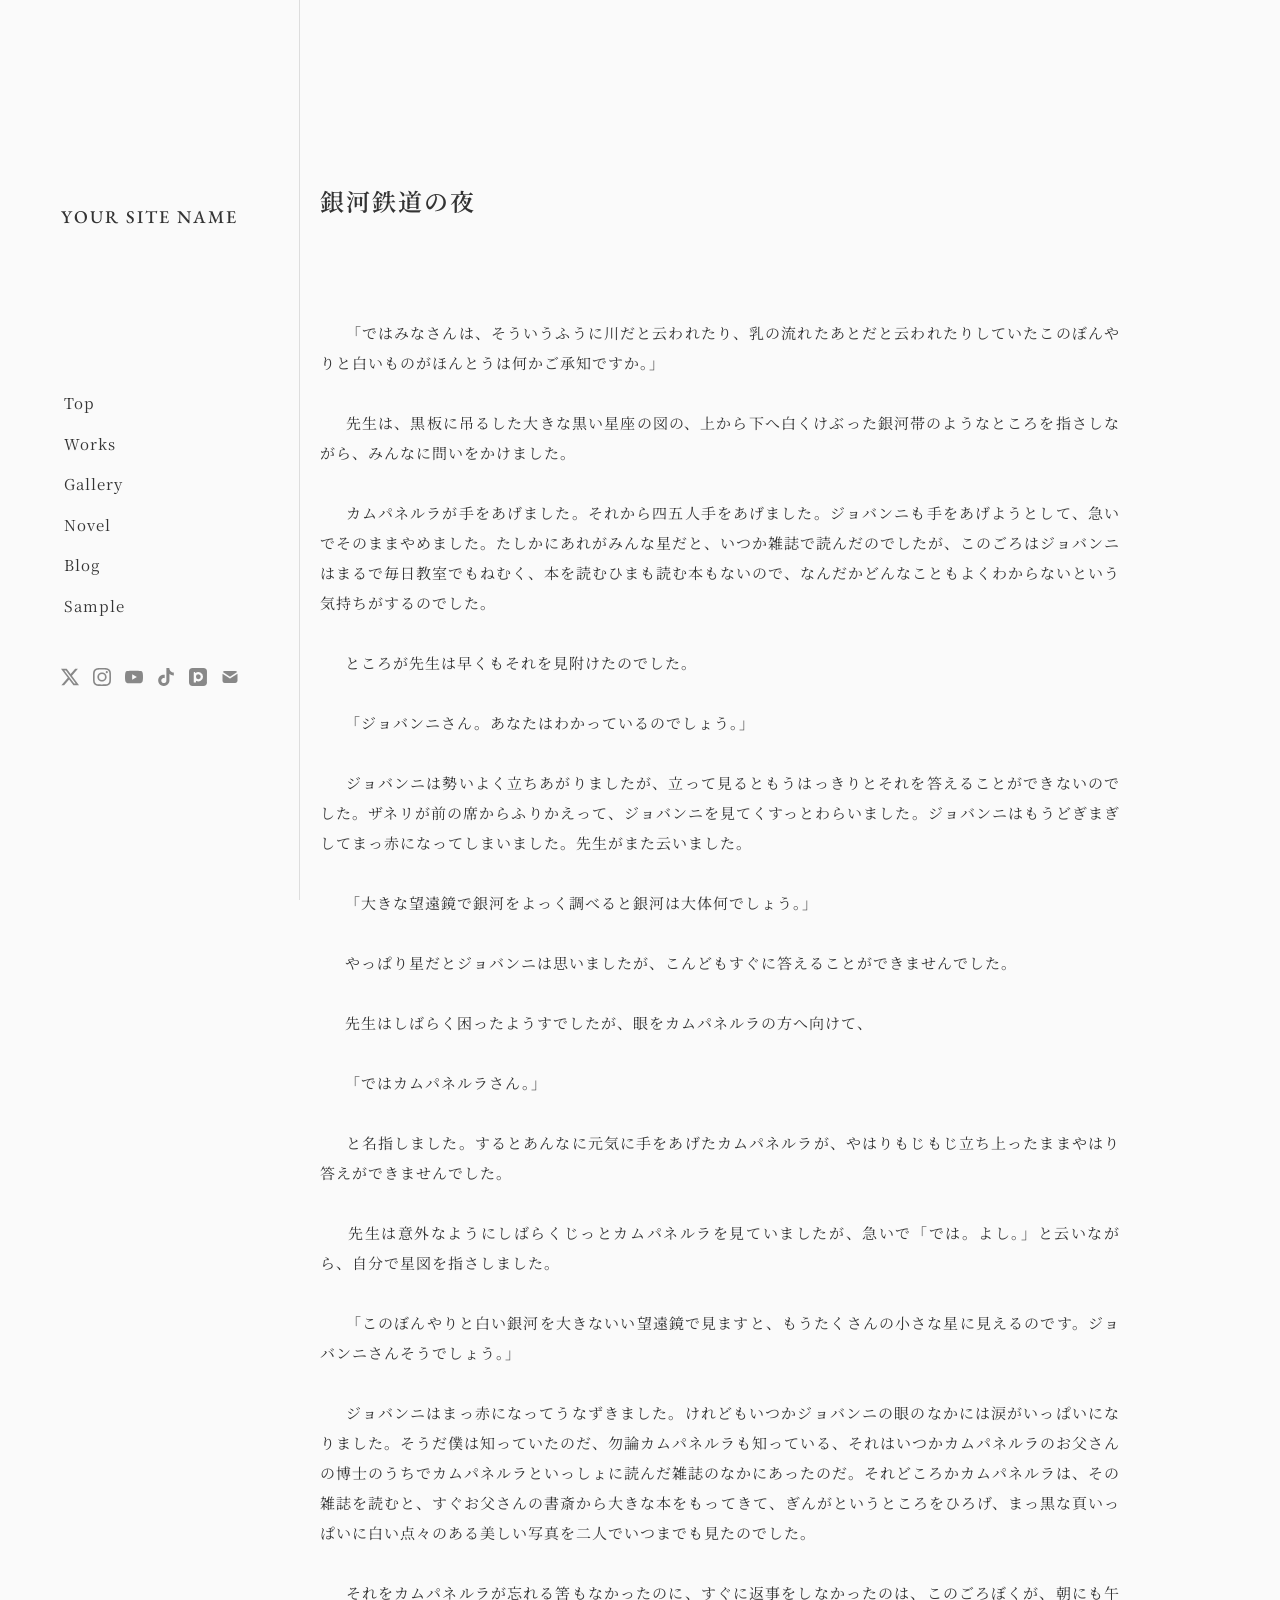
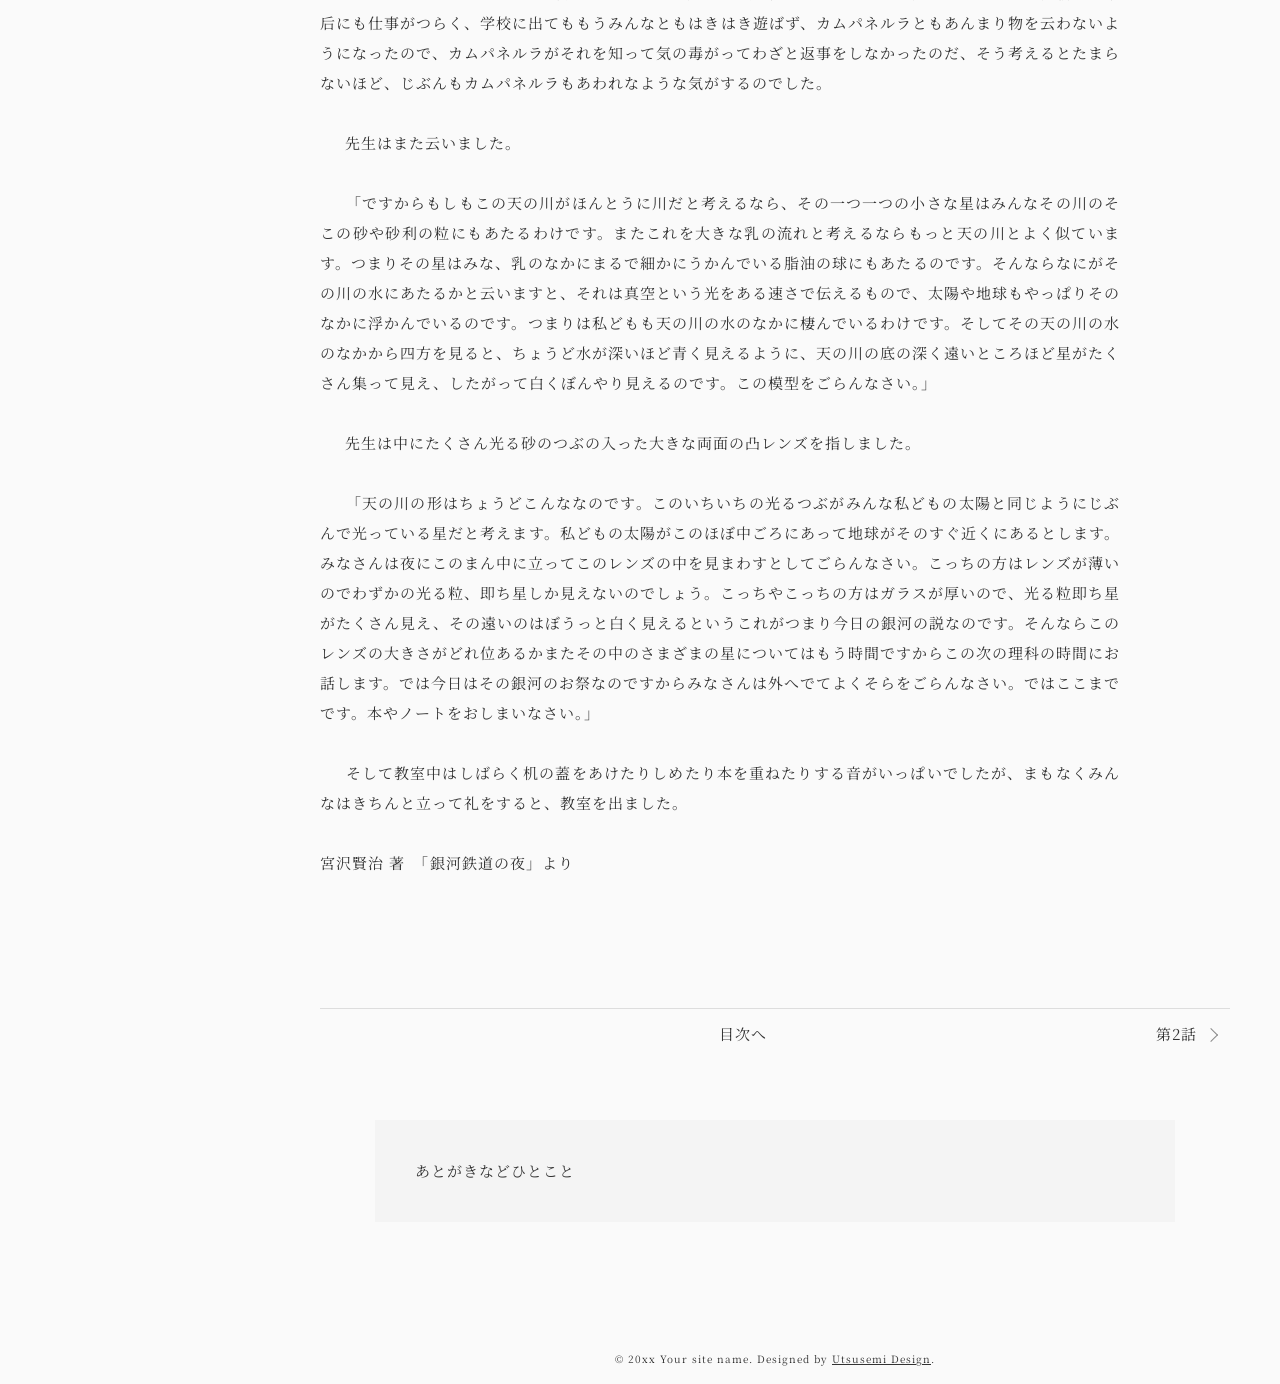
<file: novelpage.html>
<!doctype html>
<html lang="ja">

<head>
 <meta charset="UTF-8" />
 <meta name="viewport" content="width=device-width, initial-scale=1.0" />
 <title>サイト名を入れてください</title>
 <link href="css/reset.css" rel="stylesheet">
 <link href="css/common.css" rel="stylesheet" type="text/css">
 <link href="css/each.css" rel="stylesheet" type="text/css">
</head>

<body>
 <!--  ヘッダー -->
 <header class="header">
  <div class="header-inner">
   <h1 class="sitename">YOUR SITE NAME</h1>

   <!-- ハンバーガーメニュー -->
   <button id="js-hamburger" class="hamburger"><span class="hamburger__line"></span></button>

   <!-- メニュー -->
   <nav id="js-globalnav" class="globalnav">
    <ul class="globalnav__main">
     <li class="globalnav__item"><a href="index.html">Top</a></li>
     <li class="globalnav__item"><a href="works.html">Works</a></li>
     <li class="globalnav__item"><a href="gallery.html">Gallery</a></li>
     <li class="globalnav__item"><a href="novel.html">Novel</a></li>
     <li class="globalnav__item"><a href="blog.html">Blog</a></li>
     <li class="globalnav__item"><a href="sample.html">Sample</a></li>
    </ul>
    <!-- SNSリスト -->
    <ul class="social-icons">
     <li class="social-icons__item x"><a href="https://x.com/" target="_blank" rel="noreferrer">
       <svg role="img" viewBox="0 0 24 24" xmlns="http://www.w3.org/2000/svg">
        <path
         d="M18.901 1.153h3.68l-8.04 9.19L24 22.846h-7.406l-5.8-7.584-6.638 7.584H.474l8.6-9.83L0 1.154h7.594l5.243 6.932ZM17.61 20.644h2.039L6.486 3.24H4.298Z" />
       </svg></a>
     </li>
     <li class="social-icons__item instagram"><a href="https://instagram.com/" target="_blank" rel="noreferrer">
       <svg role="img" viewBox="0 0 24 24" xmlns="http://www.w3.org/2000/svg">
        <path
         d="M7.0301.084c-1.2768.0602-2.1487.264-2.911.5634-.7888.3075-1.4575.72-2.1228 1.3877-.6652.6677-1.075 1.3368-1.3802 2.127-.2954.7638-.4956 1.6365-.552 2.914-.0564 1.2775-.0689 1.6882-.0626 4.947.0062 3.2586.0206 3.6671.0825 4.9473.061 1.2765.264 2.1482.5635 2.9107.308.7889.72 1.4573 1.388 2.1228.6679.6655 1.3365 1.0743 2.1285 1.38.7632.295 1.6361.4961 2.9134.552 1.2773.056 1.6884.069 4.9462.0627 3.2578-.0062 3.668-.0207 4.9478-.0814 1.28-.0607 2.147-.2652 2.9098-.5633.7889-.3086 1.4578-.72 2.1228-1.3881.665-.6682 1.0745-1.3378 1.3795-2.1284.2957-.7632.4966-1.636.552-2.9124.056-1.2809.0692-1.6898.063-4.948-.0063-3.2583-.021-3.6668-.0817-4.9465-.0607-1.2797-.264-2.1487-.5633-2.9117-.3084-.7889-.72-1.4568-1.3876-2.1228C21.2982 1.33 20.628.9208 19.8378.6165 19.074.321 18.2017.1197 16.9244.0645 15.6471.0093 15.236-.005 11.977.0014 8.718.0076 8.31.0215 7.0301.0839m.1402 21.6932c-1.17-.0509-1.8053-.2453-2.2287-.408-.5606-.216-.96-.4771-1.3819-.895-.422-.4178-.6811-.8186-.9-1.378-.1644-.4234-.3624-1.058-.4171-2.228-.0595-1.2645-.072-1.6442-.079-4.848-.007-3.2037.0053-3.583.0607-4.848.05-1.169.2456-1.805.408-2.2282.216-.5613.4762-.96.895-1.3816.4188-.4217.8184-.6814 1.3783-.9003.423-.1651 1.0575-.3614 2.227-.4171 1.2655-.06 1.6447-.072 4.848-.079 3.2033-.007 3.5835.005 4.8495.0608 1.169.0508 1.8053.2445 2.228.408.5608.216.96.4754 1.3816.895.4217.4194.6816.8176.9005 1.3787.1653.4217.3617 1.056.4169 2.2263.0602 1.2655.0739 1.645.0796 4.848.0058 3.203-.0055 3.5834-.061 4.848-.051 1.17-.245 1.8055-.408 2.2294-.216.5604-.4763.96-.8954 1.3814-.419.4215-.8181.6811-1.3783.9-.4224.1649-1.0577.3617-2.2262.4174-1.2656.0595-1.6448.072-4.8493.079-3.2045.007-3.5825-.006-4.848-.0608M16.953 5.5864A1.44 1.44 0 1 0 18.39 4.144a1.44 1.44 0 0 0-1.437 1.4424M5.8385 12.012c.0067 3.4032 2.7706 6.1557 6.1737 6.1493 3.4026-.0065 6.157-2.7701 6.1506-6.1733-.0065-3.4032-2.771-6.1565-6.174-6.1498-3.403.0067-6.156 2.771-6.1503 6.1738M8 12.0077a4 4 0 1 1 4.008 3.9921A3.9996 3.9996 0 0 1 8 12.0077" />
       </svg></a>
     </li>
     <li class="social-icons__item youtube"><a href="https://youtube.com/" target="_blank" rel="noreferrer">
       <svg role="img" viewBox="0 0 24 24" xmlns="http://www.w3.org/2000/svg">
        <path
         d="M23.498 6.186a3.016 3.016 0 0 0-2.122-2.136C19.505 3.545 12 3.545 12 3.545s-7.505 0-9.377.505A3.017 3.017 0 0 0 .502 6.186C0 8.07 0 12 0 12s0 3.93.502 5.814a3.016 3.016 0 0 0 2.122 2.136c1.871.505 9.376.505 9.376.505s7.505 0 9.377-.505a3.015 3.015 0 0 0 2.122-2.136C24 15.93 24 12 24 12s0-3.93-.502-5.814zM9.545 15.568V8.432L15.818 12l-6.273 3.568z" />
       </svg></a>
     </li>
     <li class="social-icons__item tiktok"><a href="https://tiktok.com/" target="_blank" rel="noreferrer">
       <svg role="img" viewBox="0 0 24 24" xmlns="http://www.w3.org/2000/svg">
        <path
         d="M12.525.02c1.31-.02 2.61-.01 3.91-.02.08 1.53.63 3.09 1.75 4.17 1.12 1.11 2.7 1.62 4.24 1.79v4.03c-1.44-.05-2.89-.35-4.2-.97-.57-.26-1.1-.59-1.62-.93-.01 2.92.01 5.84-.02 8.75-.08 1.4-.54 2.79-1.35 3.94-1.31 1.92-3.58 3.17-5.91 3.21-1.43.08-2.86-.31-4.08-1.03-2.02-1.19-3.44-3.37-3.65-5.71-.02-.5-.03-1-.01-1.49.18-1.9 1.12-3.72 2.58-4.96 1.66-1.44 3.98-2.13 6.15-1.72.02 1.48-.04 2.96-.04 4.44-.99-.32-2.15-.23-3.02.37-.63.41-1.11 1.04-1.36 1.75-.21.51-.15 1.07-.14 1.61.24 1.64 1.82 3.02 3.5 2.87 1.12-.01 2.19-.66 2.77-1.61.19-.33.4-.67.41-1.06.1-1.79.06-3.57.07-5.36.01-4.03-.01-8.05.02-12.07z" />
       </svg></a>
     </li>
     <li class="social-icons__item pixiv">
      <a href="https://pixiv.com/" target="_blank" rel="noreferrer">
       <svg role="img" viewBox="0 0 24 24" xmlns="http://www.w3.org/2000/svg">
        <path
         d="M4.94 0A4.953 4.953 0 0 0 0 4.94v14.12A4.953 4.953 0 0 0 4.94 24h14.12A4.953 4.953 0 0 0 24 19.06c-.014 1.355 0-14.12 0-14.12A4.953 4.953 0 0 0 19.06 0Zm1.783 5.465h.904a.37.37 0 0 1 .31.17l.752 1.17a6.172 6.172 0 0 1 10.01 4.834 6.172 6.172 0 0 1-9.394 5.265v2.016a.37.37 0 0 1-.37.367H6.724a.37.37 0 0 1-.37-.367V5.834a.37.37 0 0 1 .37-.37m5.804 2.951a3.222 3.222 0 1 0-.002 6.443 3.222 3.222 0 0 0 .002-6.443" />
       </svg></a>
     </li>
     <li class="social-icons__item contact">
      <a href="index.html#contact" rel="noreferrer">
       <svg xmlns="http://www.w3.org/2000/svg" width="24" height="24" viewBox="0 0 24 24" fill="currentColor"
        class="icon icon-tabler icons-tabler-filled icon-tabler-mail">
        <path stroke="none" d="M0 0h24v24H0z" fill="none" />
        <path
         d="M22 7.535v9.465a3 3 0 0 1 -2.824 2.995l-.176 .005h-14a3 3 0 0 1 -2.995 -2.824l-.005 -.176v-9.465l9.445 6.297l.116 .066a1 1 0 0 0 .878 0l.116 -.066l9.445 -6.297z" />
        <path
         d="M19 4c1.08 0 2.027 .57 2.555 1.427l-9.555 6.37l-9.555 -6.37a2.999 2.999 0 0 1 2.354 -1.42l.201 -.007h14z" />
       </svg></a>
     </li>
    </ul><!-- SNSリストここまで -->
   </nav><!-- メニューここまで -->
 </header>

 <!-- コンテナ左寄せ用 -->
 <div class="container">

  <!-- メインコンテンツ -->
  <main class="mainwrapper" id="js-main">

   <section class="novel-body">
    <h2 class=" novel-title">銀河鉄道の夜</h2>

    <p>
     「ではみなさんは、そういうふうに川だと云われたり、乳の流れたあとだと云われたりしていたこのぼんやりと白いものがほんとうは何かご承知ですか。」

     先生は、黒板に吊るした大きな黒い星座の図の、上から下へ白くけぶった銀河帯のようなところを指さしながら、みんなに問いをかけました。

     カムパネルラが手をあげました。それから四五人手をあげました。ジョバンニも手をあげようとして、急いでそのままやめました。たしかにあれがみんな星だと、いつか雑誌で読んだのでしたが、このごろはジョバンニはまるで毎日教室でもねむく、本を読むひまも読む本もないので、なんだかどんなこともよくわからないという気持ちがするのでした。

     ところが先生は早くもそれを見附けたのでした。

     「ジョバンニさん。あなたはわかっているのでしょう。」

     ジョバンニは勢いよく立ちあがりましたが、立って見るともうはっきりとそれを答えることができないのでした。ザネリが前の席からふりかえって、ジョバンニを見てくすっとわらいました。ジョバンニはもうどぎまぎしてまっ赤になってしまいました。先生がまた云いました。

     「大きな望遠鏡で銀河をよっく調べると銀河は大体何でしょう。」

     やっぱり星だとジョバンニは思いましたが、こんどもすぐに答えることができませんでした。

     先生はしばらく困ったようすでしたが、眼をカムパネルラの方へ向けて、

     「ではカムパネルラさん。」

     と名指しました。するとあんなに元気に手をあげたカムパネルラが、やはりもじもじ立ち上ったままやはり答えができませんでした。

     先生は意外なようにしばらくじっとカムパネルラを見ていましたが、急いで「では。よし。」と云いながら、自分で星図を指さしました。

     「このぼんやりと白い銀河を大きないい望遠鏡で見ますと、もうたくさんの小さな星に見えるのです。ジョバンニさんそうでしょう。」

     ジョバンニはまっ赤になってうなずきました。けれどもいつかジョバンニの眼のなかには涙がいっぱいになりました。そうだ僕は知っていたのだ、勿論カムパネルラも知っている、それはいつかカムパネルラのお父さんの博士のうちでカムパネルラといっしょに読んだ雑誌のなかにあったのだ。それどころかカムパネルラは、その雑誌を読むと、すぐお父さんの書斎から大きな本をもってきて、ぎんがというところをひろげ、まっ黒な頁いっぱいに白い点々のある美しい写真を二人でいつまでも見たのでした。

     それをカムパネルラが忘れる筈もなかったのに、すぐに返事をしなかったのは、このごろぼくが、朝にも午后にも仕事がつらく、学校に出てももうみんなともはきはき遊ばず、カムパネルラともあんまり物を云わないようになったので、カムパネルラがそれを知って気の毒がってわざと返事をしなかったのだ、そう考えるとたまらないほど、じぶんもカムパネルラもあわれなような気がするのでした。

     先生はまた云いました。

     「ですからもしもこの天の川がほんとうに川だと考えるなら、その一つ一つの小さな星はみんなその川のそこの砂や砂利の粒にもあたるわけです。またこれを大きな乳の流れと考えるならもっと天の川とよく似ています。つまりその星はみな、乳のなかにまるで細かにうかんでいる脂油の球にもあたるのです。そんならなにがその川の水にあたるかと云いますと、それは真空という光をある速さで伝えるもので、太陽や地球もやっぱりそのなかに浮かんでいるのです。つまりは私どもも天の川の水のなかに棲んでいるわけです。そしてその天の川の水のなかから四方を見ると、ちょうど水が深いほど青く見えるように、天の川の底の深く遠いところほど星がたくさん集って見え、したがって白くぼんやり見えるのです。この模型をごらんなさい。」

     先生は中にたくさん光る砂のつぶの入った大きな両面の凸レンズを指しました。

     「天の川の形はちょうどこんななのです。このいちいちの光るつぶがみんな私どもの太陽と同じようにじぶんで光っている星だと考えます。私どもの太陽がこのほぼ中ごろにあって地球がそのすぐ近くにあるとします。みなさんは夜にこのまん中に立ってこのレンズの中を見まわすとしてごらんなさい。こっちの方はレンズが薄いのでわずかの光る粒、即ち星しか見えないのでしょう。こっちやこっちの方はガラスが厚いので、光る粒即ち星がたくさん見え、その遠いのはぼうっと白く見えるというこれがつまり今日の銀河の説なのです。そんならこのレンズの大きさがどれ位あるかまたその中のさまざまの星についてはもう時間ですからこの次の理科の時間にお話します。では今日はその銀河のお祭なのですからみなさんは外へでてよくそらをごらんなさい。ではここまでです。本やノートをおしまいなさい。」

     そして教室中はしばらく机の蓋をあけたりしめたり本を重ねたりする音がいっぱいでしたが、まもなくみんなはきちんと立って礼をすると、教室を出ました。</p>

    <p>宮沢賢治 著　「銀河鉄道の夜」より</p>

   </section>

   <section class="novel-nav">
    <nav class="flex">
     <div class="novel-nav__prev">
      <!-- 前の話がない場合は空 -->
      <!-- <span class="arrow left"></span>第〇話 -->
     </div>
     <div class="novel-nav__index">
      <a href="series.html" class="btn novel-return">目次へ</a>
     </div>
     <div class="novel-nav__next">
      <a href="#">第2話 <span class="arrow right"></span></a>
     </div>
    </nav>
   </section>

   <section class="afterword box">
    <p>あとがきなどひとこと</p>
   </section>

  </main><!-- メインコンテンツここまで -->


  <!-- ページUP -->
  <a href="#" class="pageup" id="js-pageup">
   <div class="arrow"></div>
  </a>
  <!-- ページUPここまで -->


  <!-- クレジット -->
  <footer>
   <small>© 20xx Your site name. Designed by <a href="https://hiro-design.net/utsusemi/" target="_blank">Utsusemi
     Design</a>.</small>
   <!-- クレジットここまで -->
  </footer>

 </div>

 <!--JavaScrip 読込-->
 <script src="js/common.js" type="text/javascript"></script>
</body>

</html>
</file>
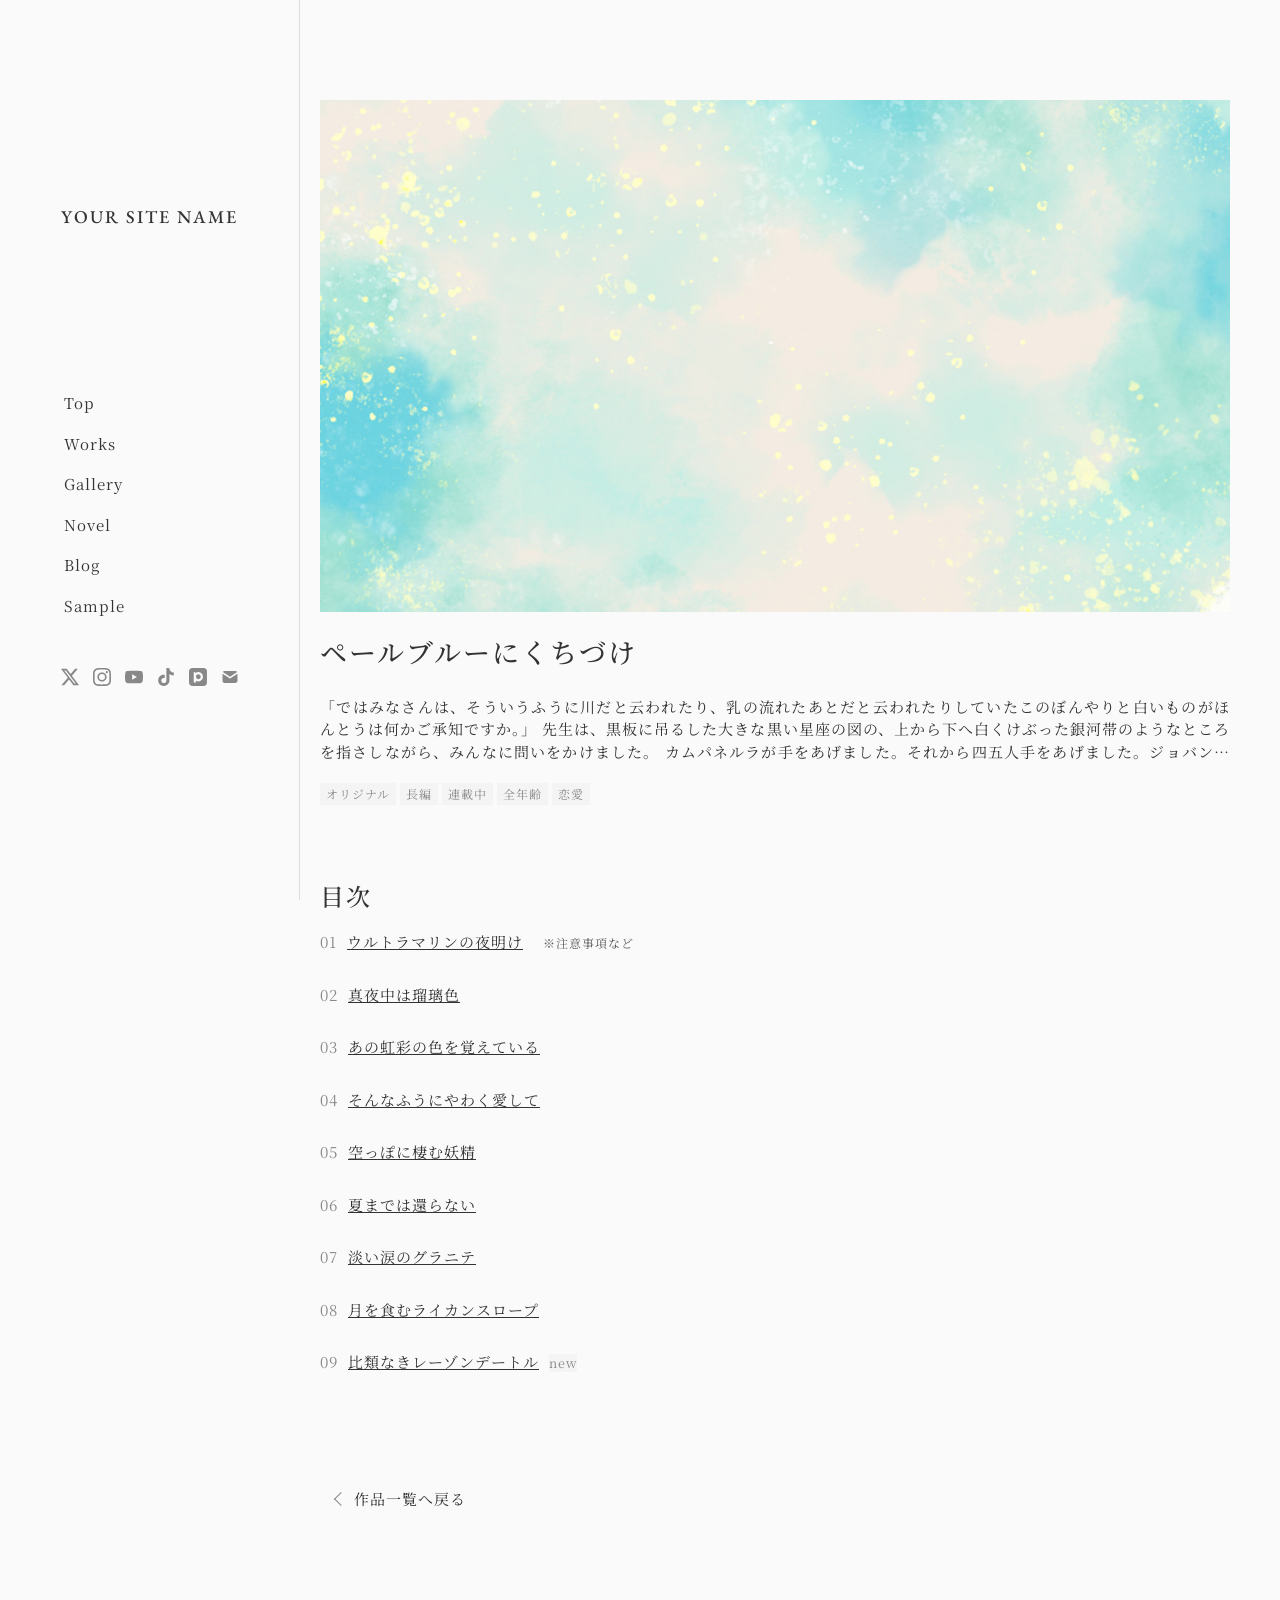
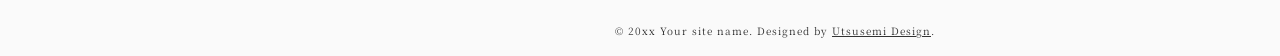
<file: series.html>
<!doctype html>
<html lang="ja">

<head>
 <meta charset="UTF-8" />
 <meta name="viewport" content="width=device-width, initial-scale=1.0" />
 <title>サイト名を入れてください</title>
 <link href="css/reset.css" rel="stylesheet">
 <link href="css/common.css" rel="stylesheet" type="text/css">
 <link href="css/each.css" rel="stylesheet" type="text/css">
</head>

<body>
 <!--  ヘッダー -->
 <header class="header">
  <div class="header-inner">
   <h1 class="sitename">YOUR SITE NAME</h1>

   <!-- ハンバーガーメニュー -->
   <button id="js-hamburger" class="hamburger"><span class="hamburger__line"></span></button>

   <!-- メニュー -->
   <nav id="js-globalnav" class="globalnav">
    <ul class="globalnav__main">
     <li class="globalnav__item"><a href="index.html">Top</a></li>
     <li class="globalnav__item"><a href="works.html">Works</a></li>
     <li class="globalnav__item"><a href="gallery.html">Gallery</a></li>
     <li class="globalnav__item"><a href="novel.html">Novel</a></li>
     <li class="globalnav__item"><a href="blog.html">Blog</a></li>
     <li class="globalnav__item"><a href="sample.html">Sample</a></li>
    </ul>
    <!-- SNSリスト -->
    <ul class="social-icons">
     <li class="social-icons__item x"><a href="https://x.com/" target="_blank" rel="noreferrer">
       <svg role="img" viewBox="0 0 24 24" xmlns="http://www.w3.org/2000/svg">
        <path
         d="M18.901 1.153h3.68l-8.04 9.19L24 22.846h-7.406l-5.8-7.584-6.638 7.584H.474l8.6-9.83L0 1.154h7.594l5.243 6.932ZM17.61 20.644h2.039L6.486 3.24H4.298Z" />
       </svg></a>
     </li>
     <li class="social-icons__item instagram"><a href="https://instagram.com/" target="_blank" rel="noreferrer">
       <svg role="img" viewBox="0 0 24 24" xmlns="http://www.w3.org/2000/svg">
        <path
         d="M7.0301.084c-1.2768.0602-2.1487.264-2.911.5634-.7888.3075-1.4575.72-2.1228 1.3877-.6652.6677-1.075 1.3368-1.3802 2.127-.2954.7638-.4956 1.6365-.552 2.914-.0564 1.2775-.0689 1.6882-.0626 4.947.0062 3.2586.0206 3.6671.0825 4.9473.061 1.2765.264 2.1482.5635 2.9107.308.7889.72 1.4573 1.388 2.1228.6679.6655 1.3365 1.0743 2.1285 1.38.7632.295 1.6361.4961 2.9134.552 1.2773.056 1.6884.069 4.9462.0627 3.2578-.0062 3.668-.0207 4.9478-.0814 1.28-.0607 2.147-.2652 2.9098-.5633.7889-.3086 1.4578-.72 2.1228-1.3881.665-.6682 1.0745-1.3378 1.3795-2.1284.2957-.7632.4966-1.636.552-2.9124.056-1.2809.0692-1.6898.063-4.948-.0063-3.2583-.021-3.6668-.0817-4.9465-.0607-1.2797-.264-2.1487-.5633-2.9117-.3084-.7889-.72-1.4568-1.3876-2.1228C21.2982 1.33 20.628.9208 19.8378.6165 19.074.321 18.2017.1197 16.9244.0645 15.6471.0093 15.236-.005 11.977.0014 8.718.0076 8.31.0215 7.0301.0839m.1402 21.6932c-1.17-.0509-1.8053-.2453-2.2287-.408-.5606-.216-.96-.4771-1.3819-.895-.422-.4178-.6811-.8186-.9-1.378-.1644-.4234-.3624-1.058-.4171-2.228-.0595-1.2645-.072-1.6442-.079-4.848-.007-3.2037.0053-3.583.0607-4.848.05-1.169.2456-1.805.408-2.2282.216-.5613.4762-.96.895-1.3816.4188-.4217.8184-.6814 1.3783-.9003.423-.1651 1.0575-.3614 2.227-.4171 1.2655-.06 1.6447-.072 4.848-.079 3.2033-.007 3.5835.005 4.8495.0608 1.169.0508 1.8053.2445 2.228.408.5608.216.96.4754 1.3816.895.4217.4194.6816.8176.9005 1.3787.1653.4217.3617 1.056.4169 2.2263.0602 1.2655.0739 1.645.0796 4.848.0058 3.203-.0055 3.5834-.061 4.848-.051 1.17-.245 1.8055-.408 2.2294-.216.5604-.4763.96-.8954 1.3814-.419.4215-.8181.6811-1.3783.9-.4224.1649-1.0577.3617-2.2262.4174-1.2656.0595-1.6448.072-4.8493.079-3.2045.007-3.5825-.006-4.848-.0608M16.953 5.5864A1.44 1.44 0 1 0 18.39 4.144a1.44 1.44 0 0 0-1.437 1.4424M5.8385 12.012c.0067 3.4032 2.7706 6.1557 6.1737 6.1493 3.4026-.0065 6.157-2.7701 6.1506-6.1733-.0065-3.4032-2.771-6.1565-6.174-6.1498-3.403.0067-6.156 2.771-6.1503 6.1738M8 12.0077a4 4 0 1 1 4.008 3.9921A3.9996 3.9996 0 0 1 8 12.0077" />
       </svg></a>
     </li>
     <li class="social-icons__item youtube"><a href="https://youtube.com/" target="_blank" rel="noreferrer">
       <svg role="img" viewBox="0 0 24 24" xmlns="http://www.w3.org/2000/svg">
        <path
         d="M23.498 6.186a3.016 3.016 0 0 0-2.122-2.136C19.505 3.545 12 3.545 12 3.545s-7.505 0-9.377.505A3.017 3.017 0 0 0 .502 6.186C0 8.07 0 12 0 12s0 3.93.502 5.814a3.016 3.016 0 0 0 2.122 2.136c1.871.505 9.376.505 9.376.505s7.505 0 9.377-.505a3.015 3.015 0 0 0 2.122-2.136C24 15.93 24 12 24 12s0-3.93-.502-5.814zM9.545 15.568V8.432L15.818 12l-6.273 3.568z" />
       </svg></a>
     </li>
     <li class="social-icons__item tiktok"><a href="https://tiktok.com/" target="_blank" rel="noreferrer">
       <svg role="img" viewBox="0 0 24 24" xmlns="http://www.w3.org/2000/svg">
        <path
         d="M12.525.02c1.31-.02 2.61-.01 3.91-.02.08 1.53.63 3.09 1.75 4.17 1.12 1.11 2.7 1.62 4.24 1.79v4.03c-1.44-.05-2.89-.35-4.2-.97-.57-.26-1.1-.59-1.62-.93-.01 2.92.01 5.84-.02 8.75-.08 1.4-.54 2.79-1.35 3.94-1.31 1.92-3.58 3.17-5.91 3.21-1.43.08-2.86-.31-4.08-1.03-2.02-1.19-3.44-3.37-3.65-5.71-.02-.5-.03-1-.01-1.49.18-1.9 1.12-3.72 2.58-4.96 1.66-1.44 3.98-2.13 6.15-1.72.02 1.48-.04 2.96-.04 4.44-.99-.32-2.15-.23-3.02.37-.63.41-1.11 1.04-1.36 1.75-.21.51-.15 1.07-.14 1.61.24 1.64 1.82 3.02 3.5 2.87 1.12-.01 2.19-.66 2.77-1.61.19-.33.4-.67.41-1.06.1-1.79.06-3.57.07-5.36.01-4.03-.01-8.05.02-12.07z" />
       </svg></a>
     </li>
     <li class="social-icons__item pixiv">
      <a href="https://pixiv.com/" target="_blank" rel="noreferrer">
       <svg role="img" viewBox="0 0 24 24" xmlns="http://www.w3.org/2000/svg">
        <path
         d="M4.94 0A4.953 4.953 0 0 0 0 4.94v14.12A4.953 4.953 0 0 0 4.94 24h14.12A4.953 4.953 0 0 0 24 19.06c-.014 1.355 0-14.12 0-14.12A4.953 4.953 0 0 0 19.06 0Zm1.783 5.465h.904a.37.37 0 0 1 .31.17l.752 1.17a6.172 6.172 0 0 1 10.01 4.834 6.172 6.172 0 0 1-9.394 5.265v2.016a.37.37 0 0 1-.37.367H6.724a.37.37 0 0 1-.37-.367V5.834a.37.37 0 0 1 .37-.37m5.804 2.951a3.222 3.222 0 1 0-.002 6.443 3.222 3.222 0 0 0 .002-6.443" />
       </svg></a>
     </li>
     <li class="social-icons__item contact">
      <a href="index.html#contact" rel="noreferrer">
       <svg xmlns="http://www.w3.org/2000/svg" width="24" height="24" viewBox="0 0 24 24" fill="currentColor"
        class="icon icon-tabler icons-tabler-filled icon-tabler-mail">
        <path stroke="none" d="M0 0h24v24H0z" fill="none" />
        <path
         d="M22 7.535v9.465a3 3 0 0 1 -2.824 2.995l-.176 .005h-14a3 3 0 0 1 -2.995 -2.824l-.005 -.176v-9.465l9.445 6.297l.116 .066a1 1 0 0 0 .878 0l.116 -.066l9.445 -6.297z" />
        <path
         d="M19 4c1.08 0 2.027 .57 2.555 1.427l-9.555 6.37l-9.555 -6.37a2.999 2.999 0 0 1 2.354 -1.42l.201 -.007h14z" />
       </svg></a>
     </li>
    </ul><!-- SNSリストここまで -->
   </nav><!-- メニューここまで -->
 </header>

 <!-- コンテナ左寄せ用 -->
 <div class="container">

  <!-- メインコンテンツ -->
  <main class="mainwrapper" id="js-main">

   <section>
    <!-- 表紙　不要な場合は削除 -->
    <img class="series-cover" src="images/samplecover2.jpg" alt="...">
    <!-- タイトル -->
    <h2 class="series-title headingM">ペールブルーにくちづけ</h2>
    <!-- あらすじ -->
    <p class="series-description">
     「ではみなさんは、そういうふうに川だと云われたり、乳の流れたあとだと云われたりしていたこのぼんやりと白いものがほんとうは何かご承知ですか。」

     先生は、黒板に吊るした大きな黒い星座の図の、上から下へ白くけぶった銀河帯のようなところを指さしながら、みんなに問いをかけました。

     カムパネルラが手をあげました。それから四五人手をあげました。ジョバンニも手をあげようとして、急いでそのままやめました。たしかにあれがみんな星だと、いつか雑誌で読んだのでしたが、このごろはジョバンニはまるで毎日教室でもねむく、本を読むひまも読む本もないので、なんだかどんなこともよくわからないという気持ちがするのでした。

     ところが先生は早くもそれを見附けたのでした。

     「ジョバンニさん。あなたはわかっているのでしょう。」

     ジョバンニは勢いよく立ちあがりましたが、立って見るともうはっきりとそれを答えることができないのでした。ザネリが前の席からふりかえって、ジョバンニを見てくすっとわらいました。ジョバンニはもうどぎまぎしてまっ赤になってしまいました。先生がまた云いました。

    </p>
    <!-- タグ一覧 -->
    <ul class="series-tags">
     <li class="series-tag">オリジナル</li>
     <li class="series-tag">長編</li>
     <li class="series-tag">連載中</li>
     <li class="series-tag">全年齢</li>
     <li class="series-tag">恋愛</li>
    </ul>
   </section>

   <!-- 目次 -->
   <section>
    <h3 class="headingS">目次</h3>
    <ul class="novellist series-toc ">
     <li class="novellist__item"><span class="novellist__number">01</span><a href="novelpage.html">ウルトラマリンの夜明け</a><span
       class="novellist__text">※注意事項など</span>
     </li>
     <li class="novellist__item"><span class="novellist__number">02</span><a href="novelpage.html">真夜中は瑠璃色</a></li>
     <li class="novellist__item"><span class="novellist__number">03</span><a href="novelpage.html">あの虹彩の色を覚えている</a></li>
     <li class="novellist__item"><span class="novellist__number">04</span><a href="novelpage.html">そんなふうにやわく愛して</a></li>
     <li class="novellist__item"><span class="novellist__number">05</span><a href="novelpage.html">空っぽに棲む妖精</a></li>
     <li class="novellist__item"><span class="novellist__number">06</span><a href="novelpage.html">夏までは還らない</a></li>
     <li class="novellist__item"><span class="novellist__number">07</span><a href="novelpage.html">淡い涙のグラニテ</a></li>
     <li class="novellist__item"><span class="novellist__number">08</span><a href="novelpage.html">月を食むライカンスロープ</a></li>
     <li class="novellist__item"><span class="novellist__number">09</span><a href="novelpage.html">比類なきレーゾンデートル</a><span
       class="new">new</span></li>
    </ul>
   </section>

   <section>
    <a class="btn novel-return" href="novel.html"><span class="arrow left"></span>作品一覧へ戻る</a>
   </section>

  </main><!-- メインコンテンツここまで -->


  <!-- ページUP -->
  <a href="#" class="pageup" id="js-pageup">
   <div class="arrow"></div>
  </a>
  <!-- ページUPここまで -->


  <!-- クレジット -->
  <footer>
   <small>© 20xx Your site name. Designed by <a href="https://hiro-design.net/utsusemi/" target="_blank">Utsusemi
     Design</a>.</small>
   <!-- クレジットここまで -->
  </footer>

 </div>

 <!--JavaScrip 読込-->
 <script src="js/common.js" type="text/javascript"></script>
</body>

</html>
</file>
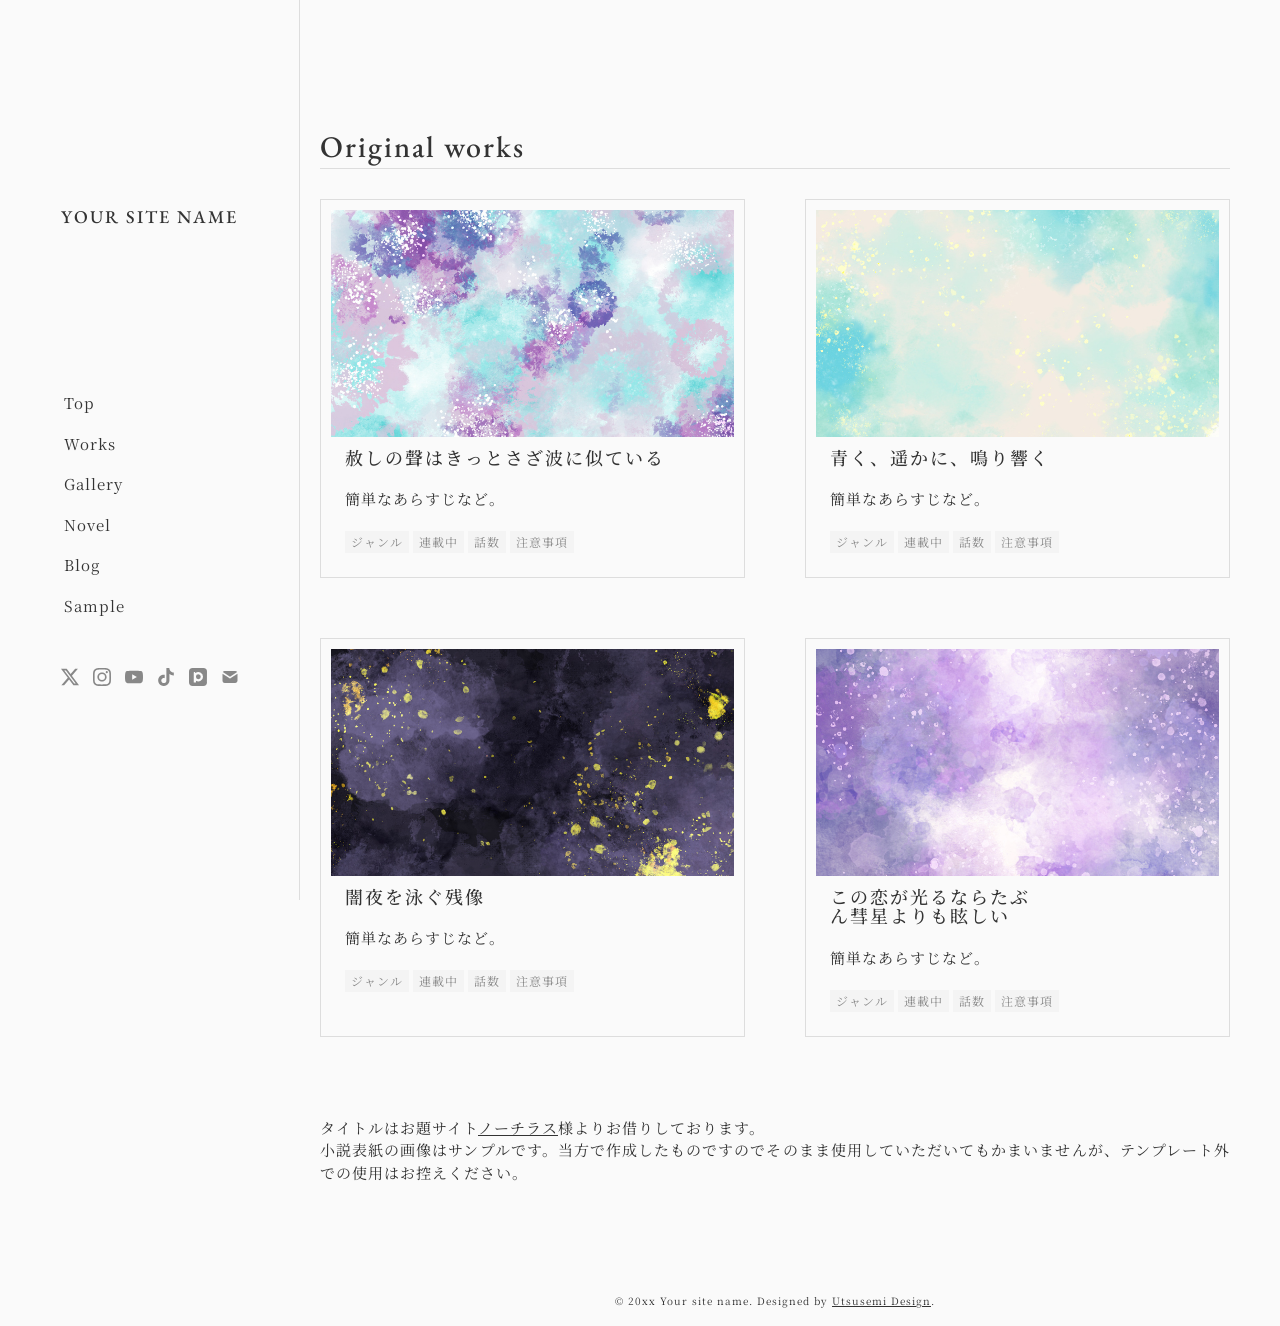
<file: works.html>
<!doctype html>
<html lang="ja">

<head>
 <meta charset="UTF-8" />
 <meta name="viewport" content="width=device-width, initial-scale=1.0" />
 <title>サイト名を入れてください</title>
 <link href="css/reset.css" rel="stylesheet">
 <link href="css/common.css" rel="stylesheet" type="text/css">
 <link href="css/each.css" rel="stylesheet" type="text/css">
</head>

<body>
 <!--  ヘッダー -->
 <header class="header">
  <div class="header-inner">
   <h1 class="sitename">YOUR SITE NAME</h1>

   <!-- ハンバーガーメニュー -->
   <button id="js-hamburger" class="hamburger"><span class="hamburger__line"></span></button>

   <!-- メニュー -->
   <nav id="js-globalnav" class="globalnav">
    <ul class="globalnav__main">
     <li class="globalnav__item"><a href="index.html">Top</a></li>
     <li class="globalnav__item"><a href="works.html">Works</a></li>
     <li class="globalnav__item"><a href="gallery.html">Gallery</a></li>
     <li class="globalnav__item"><a href="novel.html">Novel</a></li>
     <li class="globalnav__item"><a href="blog.html">Blog</a></li>
     <li class="globalnav__item"><a href="sample.html">Sample</a></li>
    </ul>
    <!-- SNSリスト -->
    <ul class="social-icons">
     <li class="social-icons__item x"><a href="https://x.com/" target="_blank" rel="noreferrer">
       <svg role="img" viewBox="0 0 24 24" xmlns="http://www.w3.org/2000/svg">
        <path
         d="M18.901 1.153h3.68l-8.04 9.19L24 22.846h-7.406l-5.8-7.584-6.638 7.584H.474l8.6-9.83L0 1.154h7.594l5.243 6.932ZM17.61 20.644h2.039L6.486 3.24H4.298Z" />
       </svg></a>
     </li>
     <li class="social-icons__item instagram"><a href="https://instagram.com/" target="_blank" rel="noreferrer">
       <svg role="img" viewBox="0 0 24 24" xmlns="http://www.w3.org/2000/svg">
        <path
         d="M7.0301.084c-1.2768.0602-2.1487.264-2.911.5634-.7888.3075-1.4575.72-2.1228 1.3877-.6652.6677-1.075 1.3368-1.3802 2.127-.2954.7638-.4956 1.6365-.552 2.914-.0564 1.2775-.0689 1.6882-.0626 4.947.0062 3.2586.0206 3.6671.0825 4.9473.061 1.2765.264 2.1482.5635 2.9107.308.7889.72 1.4573 1.388 2.1228.6679.6655 1.3365 1.0743 2.1285 1.38.7632.295 1.6361.4961 2.9134.552 1.2773.056 1.6884.069 4.9462.0627 3.2578-.0062 3.668-.0207 4.9478-.0814 1.28-.0607 2.147-.2652 2.9098-.5633.7889-.3086 1.4578-.72 2.1228-1.3881.665-.6682 1.0745-1.3378 1.3795-2.1284.2957-.7632.4966-1.636.552-2.9124.056-1.2809.0692-1.6898.063-4.948-.0063-3.2583-.021-3.6668-.0817-4.9465-.0607-1.2797-.264-2.1487-.5633-2.9117-.3084-.7889-.72-1.4568-1.3876-2.1228C21.2982 1.33 20.628.9208 19.8378.6165 19.074.321 18.2017.1197 16.9244.0645 15.6471.0093 15.236-.005 11.977.0014 8.718.0076 8.31.0215 7.0301.0839m.1402 21.6932c-1.17-.0509-1.8053-.2453-2.2287-.408-.5606-.216-.96-.4771-1.3819-.895-.422-.4178-.6811-.8186-.9-1.378-.1644-.4234-.3624-1.058-.4171-2.228-.0595-1.2645-.072-1.6442-.079-4.848-.007-3.2037.0053-3.583.0607-4.848.05-1.169.2456-1.805.408-2.2282.216-.5613.4762-.96.895-1.3816.4188-.4217.8184-.6814 1.3783-.9003.423-.1651 1.0575-.3614 2.227-.4171 1.2655-.06 1.6447-.072 4.848-.079 3.2033-.007 3.5835.005 4.8495.0608 1.169.0508 1.8053.2445 2.228.408.5608.216.96.4754 1.3816.895.4217.4194.6816.8176.9005 1.3787.1653.4217.3617 1.056.4169 2.2263.0602 1.2655.0739 1.645.0796 4.848.0058 3.203-.0055 3.5834-.061 4.848-.051 1.17-.245 1.8055-.408 2.2294-.216.5604-.4763.96-.8954 1.3814-.419.4215-.8181.6811-1.3783.9-.4224.1649-1.0577.3617-2.2262.4174-1.2656.0595-1.6448.072-4.8493.079-3.2045.007-3.5825-.006-4.848-.0608M16.953 5.5864A1.44 1.44 0 1 0 18.39 4.144a1.44 1.44 0 0 0-1.437 1.4424M5.8385 12.012c.0067 3.4032 2.7706 6.1557 6.1737 6.1493 3.4026-.0065 6.157-2.7701 6.1506-6.1733-.0065-3.4032-2.771-6.1565-6.174-6.1498-3.403.0067-6.156 2.771-6.1503 6.1738M8 12.0077a4 4 0 1 1 4.008 3.9921A3.9996 3.9996 0 0 1 8 12.0077" />
       </svg></a>
     </li>
     <li class="social-icons__item youtube"><a href="https://youtube.com/" target="_blank" rel="noreferrer">
       <svg role="img" viewBox="0 0 24 24" xmlns="http://www.w3.org/2000/svg">
        <path
         d="M23.498 6.186a3.016 3.016 0 0 0-2.122-2.136C19.505 3.545 12 3.545 12 3.545s-7.505 0-9.377.505A3.017 3.017 0 0 0 .502 6.186C0 8.07 0 12 0 12s0 3.93.502 5.814a3.016 3.016 0 0 0 2.122 2.136c1.871.505 9.376.505 9.376.505s7.505 0 9.377-.505a3.015 3.015 0 0 0 2.122-2.136C24 15.93 24 12 24 12s0-3.93-.502-5.814zM9.545 15.568V8.432L15.818 12l-6.273 3.568z" />
       </svg></a>
     </li>
     <li class="social-icons__item tiktok"><a href="https://tiktok.com/" target="_blank" rel="noreferrer">
       <svg role="img" viewBox="0 0 24 24" xmlns="http://www.w3.org/2000/svg">
        <path
         d="M12.525.02c1.31-.02 2.61-.01 3.91-.02.08 1.53.63 3.09 1.75 4.17 1.12 1.11 2.7 1.62 4.24 1.79v4.03c-1.44-.05-2.89-.35-4.2-.97-.57-.26-1.1-.59-1.62-.93-.01 2.92.01 5.84-.02 8.75-.08 1.4-.54 2.79-1.35 3.94-1.31 1.92-3.58 3.17-5.91 3.21-1.43.08-2.86-.31-4.08-1.03-2.02-1.19-3.44-3.37-3.65-5.71-.02-.5-.03-1-.01-1.49.18-1.9 1.12-3.72 2.58-4.96 1.66-1.44 3.98-2.13 6.15-1.72.02 1.48-.04 2.96-.04 4.44-.99-.32-2.15-.23-3.02.37-.63.41-1.11 1.04-1.36 1.75-.21.51-.15 1.07-.14 1.61.24 1.64 1.82 3.02 3.5 2.87 1.12-.01 2.19-.66 2.77-1.61.19-.33.4-.67.41-1.06.1-1.79.06-3.57.07-5.36.01-4.03-.01-8.05.02-12.07z" />
       </svg></a>
     </li>
     <li class="social-icons__item pixiv">
      <a href="https://pixiv.com/" target="_blank" rel="noreferrer">
       <svg role="img" viewBox="0 0 24 24" xmlns="http://www.w3.org/2000/svg">
        <path
         d="M4.94 0A4.953 4.953 0 0 0 0 4.94v14.12A4.953 4.953 0 0 0 4.94 24h14.12A4.953 4.953 0 0 0 24 19.06c-.014 1.355 0-14.12 0-14.12A4.953 4.953 0 0 0 19.06 0Zm1.783 5.465h.904a.37.37 0 0 1 .31.17l.752 1.17a6.172 6.172 0 0 1 10.01 4.834 6.172 6.172 0 0 1-9.394 5.265v2.016a.37.37 0 0 1-.37.367H6.724a.37.37 0 0 1-.37-.367V5.834a.37.37 0 0 1 .37-.37m5.804 2.951a3.222 3.222 0 1 0-.002 6.443 3.222 3.222 0 0 0 .002-6.443" />
       </svg></a>
     </li>
     <li class="social-icons__item contact">
      <a href="index.html#contact" rel="noreferrer">
       <svg xmlns="http://www.w3.org/2000/svg" width="24" height="24" viewBox="0 0 24 24" fill="currentColor"
        class="icon icon-tabler icons-tabler-filled icon-tabler-mail">
        <path stroke="none" d="M0 0h24v24H0z" fill="none" />
        <path
         d="M22 7.535v9.465a3 3 0 0 1 -2.824 2.995l-.176 .005h-14a3 3 0 0 1 -2.995 -2.824l-.005 -.176v-9.465l9.445 6.297l.116 .066a1 1 0 0 0 .878 0l.116 -.066l9.445 -6.297z" />
        <path
         d="M19 4c1.08 0 2.027 .57 2.555 1.427l-9.555 6.37l-9.555 -6.37a2.999 2.999 0 0 1 2.354 -1.42l.201 -.007h14z" />
       </svg></a>
     </li>
    </ul><!-- SNSリストここまで -->
   </nav><!-- メニューここまで -->
 </header>

 <!-- コンテナ左寄せ用 -->
 <div class="container">

  <!-- メインコンテンツ -->
  <main class="mainwrapper" id="js-main">

   <h2 class="headingL">Original works</h2>

   <section class="works">
    <div class="work-card">
     <a href="series.html">
      <img class="work-cover" src="images/samplecover1.jpg" alt="...">
      <div class="work-body">
       <h2 class="work-title">赦しの聲はきっとさざ波に似ている</h2>
       <p class="work-description">簡単なあらすじなど。</p>
       <ul class="work-tags">
        <li class="tag">ジャンル</li>
        <li class="tag">連載中</li>
        <li class="tag">話数</li>
        <li class="tag">注意事項</li>
       </ul>
      </div>
     </a>
    </div><!-- work-card -->
    <div class="work-card">
     <a href="series.html">
      <img class="work-cover" src="images/samplecover2.jpg" alt="...">
      <div class="work-body">
       <h2 class="work-title">青く、遥かに、鳴り響く</h2>
       <p class="work-description">簡単なあらすじなど。</p>
       <ul class="work-tags">
        <li class="tag">ジャンル</li>
        <li class="tag">連載中</li>
        <li class="tag">話数</li>
        <li class="tag">注意事項</li>
       </ul>
      </div>
     </a>
    </div><!-- work-card -->
    <div class="work-card">
     <a href="series.html">
      <img class="work-cover" src="images/samplecover3.jpg" alt="...">
      <div class="work-body">
       <h2 class="work-title">闇夜を泳ぐ残像</h2>
       <p class="work-description">簡単なあらすじなど。</p>
       <ul class="work-tags">
        <li class="tag">ジャンル</li>
        <li class="tag">連載中</li>
        <li class="tag">話数</li>
        <li class="tag">注意事項</li>
       </ul>
      </div>
     </a>
    </div><!-- work-card -->
    <div class="work-card">
     <a href="series.html">
      <img class="work-cover" src="images/samplecover4.jpg" alt="...">
      <div class="work-body">
       <h2 class="work-title">この恋が光るならたぶん彗星よりも眩しい</h2>
       <p class="work-description">簡単なあらすじなど。</p>
       <ul class="work-tags">
        <li class="tag">ジャンル</li>
        <li class="tag">連載中</li>
        <li class="tag">話数</li>
        <li class="tag">注意事項</li>
       </ul>
      </div>
     </a>
    </div><!-- work-card -->
   </section>

   <section>
    <p>タイトルはお題サイト<a href="https://nanos.jp/nautilus123/" target="_blank">ノーチラス</a>様よりお借りしております。<br>
     小説表紙の画像はサンプルです。当方で作成したものですのでそのまま使用していただいてもかまいませんが、テンプレート外での使用はお控えください。</p>
   </section>


  </main><!-- メインコンテンツここまで -->


  <!-- ページUP -->
  <a href="#" class="pageup" id="js-pageup">
   <div class="arrow"></div>
  </a>
  <!-- ページUPここまで -->


  <!-- クレジット -->
  <footer>
   <small>© 20xx Your site name. Designed by <a href="https://hiro-design.net/utsusemi/" target="_blank">Utsusemi
     Design</a>.</small>
   <!-- クレジットここまで -->
  </footer>

 </div>

 <!--JavaScrip 読込-->
 <script src="js/common.js" type="text/javascript"></script>
</body>

</html>
</file>
<file: css/common.css>
@charset "UTF-8";
@import url("root.css");


/*－－－－－－－－－－－－－－－－－－－－－－－－－－－－－－－

サイト全体共通

－－－－－－－－－－－－－－－－－－－－－－－－－－－－－－－*/

html {
 font-size: 15px;
 scroll-behavior: smooth;
}

body {
 margin: 0;
 font-family: var(--font-base);
 background: var(--color-bg);
 color: var(--color-text);
 letter-spacing: 1px;
}

*:hover,
*::before,
*::after {
 transition: 0.2s;
}

/*－－－－－－－－－－－－－－－－－－－－－－－－－－－－－－－

文字

－－－－－－－－－－－－－－－－－－－－－－－－－－－－－－－*/
p {
 margin: 20px 0;
 letter-spacing: 1px;
 text-align: justify;
}

a {
 color: inherit;
}

/*－－－－－－－－－－ リンクホバー時の設定 －－－－－－－－－－*/
@media (hover: hover) {
 a:not([class]):hover {
  background-color: var(--color-sub);
 }
}

/* ホバー装飾の無効化 */
a:is(.globalnav *, .snslist *)::after,
.btn::after,
.pageup::after {
 display: none;
}

/*－－－－－－－－－－  見出し －－－－－－－－－－*/
h1,
h2,
h3,
h4,
h5,
h6 {
 font-family: var(--font-title);
 font-weight: 500;
 letter-spacing: 2px;
 margin: 0 0 1em 0;
 overflow-wrap: break-word;
}

/*－－－－－－－－－－ 大見出し －－－－－－－－－－*/
.headingL {
 font-size: clamp(1.8rem, 1.727rem + 0.36vw, 2rem);
 margin: clamp(1.8rem, 1.727rem + 0.36vw, 2rem) 0;
 border-bottom: 1px solid var(--color-sub);
 padding-bottom: 5px;
}

/*－－－－－－－－－－ 中見出し －－－－－－－－－－*/
.headingM {
 font-size: clamp(1.6rem, 1.527rem + 0.36vw, 1.8rem);
 margin: clamp(1.6rem, 1.527rem + 0.36vw, 1.8rem) 0;
}

/*－－－－－－－－－－ 小見出し －－－－－－－－－－*/
.headingS {
 font-size: clamp(1.4rem, 1.327rem + 0.36vw, 1.6rem);
 margin: 20px 0;
}

/*－－－－－－－－－－ 最小見出し －－－－－－－－－－*/
.headingSS {
 font-size: clamp(1.2rem, 1.127rem + 0.36vw, 1.4rem);
 margin: 20px 0;
}


/*－－－－－－－－－－ 文字装飾 －－－－－－－－－－*/
.marker {
 background: linear-gradient(transparent 50%, rgb(from var(--color-accent) r g b / 0.2) 50%);
}

.label {
 display: block;
 margin: 20px 0;
 padding: 2px 10px;
 background-color: rgb(from var(--color-accent) r g b / 0.8);
 color: var(--color-white);
 width: fit-content;
}

.center {
 text-align: center;
}

.right {
 text-align: right;
}

/*－－－－－－－－－－－－－－－－－－－－－－－－－－－－－－－

アイコン等

－－－－－－－－－－－－－－－－－－－－－－－－－－－－－－－*/
.la,
.las {
 font-size: 1.2em;
 color: var(--color-main);
 position: relative;
 top: 2px;
}

/* 矢印 */
.arrow {
 display: inline-block;
 width: 20px;
 height: 20px;
 border: 1px solid var(--color-main);
 border-bottom: 0;
 border-left: 0;

 &.right {
  transform: rotate(45deg);
 }

 &.left {
  transform: rotate(-135deg);
 }
}

/*－－－－－－－－－－－－－－－－－－－－－－－－－－－－－－－

リスト

－－－－－－－－－－－－－－－－－－－－－－－－－－－－－－－*/

.list,
.list-number {
 margin: 20px 0;
}

.list li {
 position: relative;
 margin-left: 16px;
}

.list li::before {
 position: absolute;
 top: calc(50% - 4px);
 left: -16px;
 content: "";
 display: block;
 width: 8px;
 height: 8px;
 background-color: var(--color-accent);
 border-radius: 50%;
}

/*－－－－－－－－－－ 数字付きリスト －－－－－－－－－－*/
.list-number {
 list-style-type: decimal-leading-zero;
 list-style-position: inside;
}

.list-number li {
 text-indent: -3.4rem;
 padding-left: 3.6rem;
}

.list-number li> :not(:first-child) {
 text-indent: 0;
}

/*－－－－－－－－－－ 表リスト －－－－－－－－－－*/
.gridlist {
 display: grid;
 grid-template-columns: auto 1fr;
 gap: 0px;
}

.gridlist .gridlist__label,
.gridlist .gridlist__text {
 padding: 10px 20px;
 border-bottom: 1px solid var(--color-sub);
}

.gridlist .gridlist__label {
 display: flex;
 align-items: center;
 color: var(--color-accent);
}

/* スマホ */
@media screen and (max-width: 520px) {
 .gridlist {
  grid-template-columns: 1fr;
 }
}

/*－－－－－－－－－－－－－－－－－－－－－－－－－－－－－－－

入力フォーム、ボタン

－－－－－－－－－－－－－－－－－－－－－－－－－－－－－－－*/
/* 入力フォーム */
input,
textarea {
 -webkit-appearance: none;
 -moz-appearance: none;
 appearance: none;
 padding: 6px 10px;
 border: 1px solid var(--color-sub);
 margin: 10px 0;
 width: 650px;
 max-width: 100%;
}

/* ボタン */
.btn {
 display: block;
 -webkit-appearance: none;
 -moz-appearance: none;
 appearance: none;
 background-color: var(--color-main);
 color: var(--color-white);
 text-align: center;
 text-decoration: none;
 padding: 4px 12px;
 border: none;
 transition: 0.2s;

 .arrow {
  display: inline-block;
  margin-left: 10px;
  width: 10px;
  height: 10px;
  border-color: var(--color-white);
 }
}

.btn:hover {
 cursor: pointer;
 background-color: var(--color-accent);

 .arrow {
  border-color: var(--color-text);
 }
}

/*－－－－－－－－－－－－－－－－－－－－－－－－－－－－－－－

レイアウト

－－－－－－－－－－－－－－－－－－－－－－－－－－－－－－－*/
/*－－－－－－－－－－ 横並び －－－－－－－－－－*/
.flex {
 display: flex;
 flex-wrap: wrap;
 gap: 20px;
 align-items: center;
}

.grid {
 display: grid;
 grid-template-columns: repeat(auto-fit, minmax(300px, 1fr));
 /* 表示サイズを変えたい場合は300pxの部分を変更 */
 gap: 20px;
 justify-content: center;
 align-items: center;
}

/*－－－－－－－－－－ 2カラム表示 －－－－－－－－－－*/
.--2column {
 display: grid;
 grid-template-columns: 1fr 1fr;
 gap: 0 60px;
}

/* タブレット、スマホでは１カラム */
@media screen and (max-width: 768px) {
 .--2column {
  grid-template-columns: 1fr;
 }
}

/*－－－－－－－－－－  枠囲みボックス －－－－－－－－－－*/
.box {
 padding: 40px;
 border: 1px solid var(--color-accent);
}

.box> :first-child {
 margin-top: 0;
}

.box> :last-child {
 margin-bottom: 0;
}

/*－－－－－－－－－－  セクション －－－－－－－－－－*/
section:first-of-type {
 padding-top: 0;
}

section {
 padding: 30px 0;
}

section> :first-child {
 margin-top: 0;
}

section> :last-child {
 margin-bottom: 0;
}

section section:first-of-type {
 padding-top: 0;
}

section section:last-of-type {
 padding-bottom: 0;
}

/* PC */
@media screen and (min-width: 1181px),
print {
 section {
  padding: 40px 0;
 }
}

/*－－－－－－－－－－  スペーサー －－－－－－－－－－*/
.spacer {
 height: 30px;
}



/*－－－－－－－－－－－－－－－－－－－－－－－－－－－－－－－

ヘッダー

－－－－－－－－－－－－－－－－－－－－－－－－－－－－－－－*/
/* PC */
@media screen and (min-width: 1181px),
print {
 .header {
  position: fixed;
  top: 0;
  width: 20em;
  height: 100vh;
  background: var(--color-bg);
  border-right: 1px solid var(--color-sub);
  padding: 3em;
  z-index: 1000;
 }

 .header-inner {
  height: 100%;
  display: flex;
  flex-direction: column;
  align-items: center;
  justify-content: space-evenly;

  .sitename {
   font-size: 18px;
   margin: 0;
  }
 }
}

@media screen and (max-width: 1180px) {
 .header {
  .header-inner {
   .sitename {
    display: none;
   }
  }
 }
}


/*－－－－－－－－－－  メニュー －－－－－－－－－－*/

.globalnav {}

.globalnav__main {
 margin-bottom: 40px;
}

.globalnav__item {
 position: relative;
 margin-bottom: 10px;

 a {
  display: block;
  text-decoration: none;
  padding: 4px 10px 4px;
  overflow-wrap: break-word;
  transition: 0.2s;

  &:hover,
  &:has(+.globalnav__child:hover) {
   color: var(--color-bg);
   background-color: var(--color-accent);
  }
 }
}

/*  タブレット、スマホでの表示 */
@media screen and (max-width: 1180px) {
 .globalnav {
  position: fixed;
  top: 0;
  left: 0;
  width: 100%;
  height: 100vh;
  height: 100dvh;
  display: flex;
  flex-direction: column;
  justify-content: center;
  align-items: center;
  background-color: var(--color-sub);
  opacity: 0;
  transform: translateX(100%);
  transition: 0.4s;
  z-index: 998;

  &._active {
   opacity: 1;
   transform: translateX(0);
   transition: 0.4s;
  }
 }

 .globalnav__main {
  flex-direction: column;

  .globalnav__item {
   a {
    /* color: var(--color-white); */
   }
  }
 }
}

/*－－－－－－－－－－－－－－－－－－－－－－－－－－－－－－－

メニューボタン

－－－－－－－－－－－－－－－－－－－－－－－－－－－－－－－*/
.hamburger {
 position: fixed;
 top: 0;
 right: 0;
 display: flex;
 justify-content: center;
 align-items: center;
 width: 50px;
 height: 50px;
 background-color: transparent;
 border: none;
 cursor: pointer;
 z-index: 999;
}

.hamburger .hamburger__line {
 position: absolute;
 width: 25px;
 height: 2px;
 background-color: var(--color-black);
}

.hamburger .hamburger__line::before,
.hamburger .hamburger__line::after {
 position: absolute;
 content: "";
 display: block;
 width: 25px;
 height: 2px;
 background-color: var(--color-black);
}

.hamburger .hamburger__line::before {
 top: -6px;
}

.hamburger .hamburger__line::after {
 bottom: -6px;
}

/*閉じる*/
.hamburger._active .hamburger__line {
 background: transparent;
}

.hamburger._active .hamburger__line::before {
 top: 0;
 transform: rotate(45deg);
}

.hamburger._active .hamburger__line::after {
 bottom: 0;
 transform: rotate(-45deg);
}

/* PCで非表示 */
@media screen and (min-width: 1181px),
print {
 .hamburger {
  display: none;
 }
}

/*－－－－－－－－－－－－－－－－－－－－－－－－－－－－－－－

メインコンテンツ　共通設定

－－－－－－－－－－－－－－－－－－－－－－－－－－－－－－－*/
@media screen and (min-width: 1181px),
print {
 .container {
  width: calc(100vw - 22em);
  margin-left: 20em;
 }
}

.mainwrapper {
 padding: 100px 20px 50px;
 max-width: 1000px;
 margin: 0 auto;
}

/*－－－－－－－－－－－－－－－－－－－－－－－－－－－－－－－

ページUP

－－－－－－－－－－－－－－－－－－－－－－－－－－－－－－－*/
.pageup {
 position: fixed;
 right: 2vw;
 bottom: 2vw;
 display: flex;
 justify-content: center;
 align-items: center;
 width: 50px;
 height: 50px;
 background-color: transparent;
 border-radius: 50%;
 transition: 0.2s;
 opacity: 0;
 visibility: hidden;
}

.pageup .arrow {
 border-color: var(--color-main);
 margin-top: 10px;
 transform: rotate(-45deg);
}

.pageup._active {
 opacity: 1;
 visibility: visible;
}

@media (hover: hover) {
 .pageup:hover {
  background-color: var(--color-accent);

  .arrow {
   border-color: var(--color-white);
  }
 }
}

/*－－－－－－－－－－－－－－－－－－－－－－－－－－－－－－－

フッター

－－－－－－－－－－－－－－－－－－－－－－－－－－－－－－－*/
footer {
 text-align: center;
 padding: 20px;
 font-size: 0.8rem;
 line-height: 1;
}
</file>
<file: css/each.css>
/*－－－－－－－－－－－－－－－－－－－－－－－－－－－－－－－
  
 トップページ(index.html)
  
  －－－－－－－－－－－－－－－－－－－－－－－－－－－－－－－*/

.fv {
 margin-top: 165px;
 padding: 100px 20px;
 text-align: center;
}

/*－－－－－－－－－－  更新履歴 －－－－－－－－－－*/
.update__wrap {
 margin: 40px 20px;

 .headingM {
  margin-bottom: 10px;
 }
}

.update {
 height: 140px;
 overflow-y: auto;
 padding-right: 20px;

 .update__item {
  display: flex;
  gap: 0px 20px;
  padding: 10px 0;
 }

 .update__item:not(:last-child) {
  border-bottom: 1px solid var(--color-sub);
 }
}


/* スマホ */
@media screen and (max-width: 520px) {
 .update__item {
  flex-direction: column;
  gap: 4px;
 }
}


/*－－－－－－－－－－ TOPIC －－－－－－－－－－*/
.topiclist__item {
 gap: 0 20px;
 margin-bottom: 10px;
}


/*－－－－－－－－－－ Profile －－－－－－－－－－*/
.profile__img {
 padding: 0 40px;
}

.profile__img img {
 border-radius: 50%;
 margin: auto;
}

/*  SNSアイコン  */
.social-icons {
 display: flex;
 gap: 0px;
 flex-wrap: wrap;
}

.social-icons a {
 width: 32px;
 height: 32px;
 /* border-radius: 50%; */
 display: flex;
 align-items: center;
 justify-content: center;
 text-decoration: none;
 transition: all 0.2s ease;
}

.social-icons a:hover {
 transform: translateY(-2px);
 background-color: transparent;

 svg {
  fill: var(--color-accent);
 }
}

.social-icons svg {
 width: 18px;
 height: 18px;
 fill: var(--color-main);
}

/*－－－－－－－－－－  小説一覧ページ －－－－－－－－－－*/
.novellist {
 margin-top: 20px;
}

.novellist__item {
 margin-bottom: 40px;
}

.novellist__item .grid {
 grid-template-columns: repeat(auto-fill, minmax(20px, 1fr));
 gap: 20px;
}

/* 2列表示 */
.novellist.--2column {
 display: grid;
 grid-template-columns: 1fr 1fr;
 gap: 20px;
}

.novellist.--2column .novellist__item {
 margin: 0;
}

.novellist.--2column> :last-child {
 margin-bottom: 0;
}

.novellist.--2column .novellist__text {
 margin-left: 0px;
}

/* 小説のタイトル */
.novellist__title {
 /* font-size: 1.6rem; */
}

@media screen and (min-width: 1025px),
print {
 .novellist__title {
  /* font-size: 1.8rem; */
 }
}

.short .novellist__title {
 /* font-size: 1.6rem; */
}

/* 数字プラス小タイトルの数字の色 */
.novellist__number {
 color: #aaa;
 margin-right: 10px;
}

/* 短かめの説明文 */
.novellist__text {
 display: block;
 font-size: 0.8em;
 margin: 10px;
 margin-left: 20px;
}


/* パターン１ ２列表示 */
.charalist {
 grid-template-columns: 1fr 1fr;
}

@media screen and (max-width: 1024px) {
 .charalist {
  grid-template-columns: 1fr;
 }
}

/* パターン２ １列表示*/
.charalist--l {
 grid-template-columns: 1fr;
 gap: 40px;
}

/* パターン1、2共通 */
.charalist__item {
 position: relative;
 align-items: flex-start;
 height: 100%;
}

.charalist__item .charalist__img {
 width: 40%;
 height: 100%;
 max-height: 40vh;
 -o-object-fit: cover;
 object-fit: cover;
 -o-object-position: center top;
 object-position: center top;
}

.charalist__item .charalist__body {
 width: calc(60% - 20px);
}

.charalist__item .charalist__body> :first-child {
 margin-top: 0;
}

.charalist__item .charalist__body .charalist__name {
 font-size: larger;
}

.charalist--l .charalist__item .charalist__img {
 max-height: 80vh;
}

/* スマホ */
@media screen and (max-width: 768px) {
 .charalist__item.flex {
  display: block;
 }

 .charalist__item.flex .charalist__img {
  width: 100%;
  height: auto;
  margin-bottom: 10px;
  -o-object-fit: contain;
  object-fit: contain;
 }

 .charalist__item.flex .charalist__img img {
  width: 100%;
  height: auto;
 }

 .charalist__item.flex .charalist__body {
  width: 100%;
 }
}


/*－－－－－－－－－－ 連載一覧 －－－－－－－－－－*/
.cardlist a {
 text-decoration: none;
}

@media screen and (max-width: 520px) {
 .cardlist {
  gap: 10px;
 }
}

.cardlist .cardlist__item {
 width: calc((100% - 60px) / 4);
}

.cardlist .cardlist__item a .cardlist__img {
 height: 200px;
 -o-object-fit: cover;
 object-fit: cover;
}

@media screen and (max-width: 768px) {
 .cardlist .cardlist__item {
  width: calc((100% - 40px) / 3);
 }
}

@media screen and (max-width: 520px) {
 .cardlist .cardlist__item {
  width: calc((100% - 10px) / 2);

  a {
   .cardlist__img {
    height: 140px;
   }
  }
 }
}

/*－－－－－－－－－－－－－－－－－－－－－－－－－－－－－－－

OFFLINE

－－－－－－－－－－－－－－－－－－－－－－－－－－－－－－－*/
.off-list {
 gap: 60px;
 margin-bottom: 80px;
}

.storelist {
 gap: 10px;
 margin: 20px 0;
}

/* タブレット */
@media screen and (min-width:769px) and (max-width: 1024px) {
 .off-list {
  gap: 20px;
 }
}

/*－－－－－－－－－－－－－－－－－－－－－－－－－－－－－－－

Gallery(gallery.html)

－－－－－－－－－－－－－－－－－－－－－－－－－－－－－－－*/
.gallery-header {
 margin-bottom: 40px;
 padding-bottom: 20px;
}

/* 一覧表示エリア */
.gallery-content {
 :target {
  scroll-margin-top: 100px;
 }
}

.gallerylist {
 display: grid;
 grid-template-columns: repeat(auto-fill, minmax(160px, 1fr));
 /* 160pxの数字を変更することで、画像の最小幅を調整できます。 */
 gap: 40px;
 padding: 2px;
}

.gallerylist__item {
 aspect-ratio: 3 / 4;
 overflow: hidden;
 cursor: pointer;
 background-color: var(--color-bg);
 border-radius: 20px;
}

.gallerylist__item img {
 width: 100%;
 height: 100%;
 object-fit: cover;
 transition: transform 0.4s ease;
}

.gallerylist__item:hover img {
 transform: scale(1.05);
}

/* 画像表示：全画面レイアウト */
#detail-view {
 position: fixed;
 top: 0;
 left: 0;
 width: 100vw;
 height: 100vh;
 background-color: var(--color-bg);
 display: flex;
 align-items: center;
 justify-content: center;
 z-index: 2000;
 cursor: pointer;
}


.detail-content {
 width: 90%;
 height: 90%;
 display: flex;
 flex-direction: column;
 align-items: center;
 justify-content: center;
}

#full-image {
 max-width: 100%;
 max-height: 100%;
 object-fit: contain;
 margin-bottom: 20px;
}

/* 表示切り替え用クラス */
.hidden {
 display: none !important;
}

/*－－－－－－－－－－－－－－－－－－－－－－－－－－－－－－－

Blog(blog.html)

－－－－－－－－－－－－－－－－－－－－－－－－－－－－－－－*/

.blog-header {
 margin-bottom: 60px;
 padding-bottom: 20px;
}

.control-links {
 position: absolute;
 top: 100px;
 right: 20px;

 svg {
  stroke: var(--color-main);
 }
}

.mainarea {}

.onelogbox {
 margin-bottom: 60px;
 background-color: var(--color-white);
 padding: 30px;
 border: 1px solid var(--color-main);

 .comment {
  >:first-child {
   margin-top: 10px;
  }
 }

 .oneloginfo {
  display: flex;
  justify-content: flex-end;
  gap: 0px 20px;
  font-size: 0.8em;
  color: var(--color-main);

  time,
  >span {
   display: flex;
   align-items: center;
   gap: 4px;

   svg {
    width: 16px;
    height: 16px;
   }
  }
 }
}

@media screen and (max-width: 520px) {
 .onelogbox {
  padding: 20px;
 }
}

/*  ページナビ */
.pagenavi {

 .pagelinks {
  display: flex;
  justify-content: center;
  align-items: center;
  gap: 20px;

  .prevlink,
  .nextlink {
   display: flex;
   align-items: center;
   gap: 4px;
   padding: 4px 10px 4px 12px;

   svg {
    fill: var(--color-main);
   }

   &:hover {
    svg {
     fill: var(--color-white);
    }
   }
  }
 }

 .pagenums {
  text-align: center;

  a {
   display: inline-block;
   width: 38px;
   height: 38px;
  }
 }


 a {
  padding: 8px;
  text-decoration: none;
  transition: background-color 0.3s ease;
  /* border-radius: 999px; */
 }

 a:hover {
  background-color: rgb(from var(--color-accent) r g b / 0.8);
  color: var(--color-white);

 }
}

/*－－－－－－－－－－－－－－－－－－－－－－－－－－－－－－－

Works

－－－－－－－－－－－－－－－－－－－－－－－－－－－－－－－*/
/*  表紙一覧  */
.works {
 display: flex;
 flex-wrap: wrap;
 gap: 60px;
}

.work-card {
 width: calc((100% - 60px) / 2);
 border: 1px solid var(--color-sub);
 padding: 10px;
 overflow: hidden;
 transition: all 0.2s ease;

 &:hover {
  border-color: var(--color-main);
  box-shadow: 0 4px 14px rgb(from var(--color-sub) r g b / 0.05);
 }

 a {
  text-decoration: none;

  &:hover {
   color: inherit;
  }
 }

 /* サムネイル */
 .work-cover {
  width: 100%;
  aspect-ratio: 16 / 9;
  object-fit: cover;
  display: block;
 }

 /* カード内テキストエリア */
 .work-body {
  padding: 12px 14px 14px;

  .work-title {
   font-size: 1.2em;
   margin: 0 0 1em;
   text-wrap: auto;
  }

  .work-description {
   display: -webkit-box;
   -webkit-line-clamp: 3;
   -webkit-box-orient: vertical;
   overflow: hidden;
  }

  .work-tags {
   list-style: none;
   margin: 0;
   padding: 0;
   display: flex;
   flex-wrap: wrap;
   gap: 4px;

   .tag {
    font-size: 0.8em;
    color: var(--color-main);
    background-color: rgb(from var(--color-sub) r g b / 0.2);
    padding: 2px 6px;
   }

  }
 }

}

@media screen and (max-width: 768px) {
 .work-card {
  width: 100%;
 }
}

/*－－－－－－－－－－－－－－－－－－－－－－－－－－－－－－－

Novel

－－－－－－－－－－－－－－－－－－－－－－－－－－－－－－－*/

/*－－－－－－－－－－  タブ切り替え －－－－－－－－－－*/
.tab-radio {
 position: absolute;
 left: -9999px;
}

/* タブバー */
.tab-bar {
 display: flex;
 gap: 30px;
 flex-wrap: wrap;
 z-index: 99;
}

@media screen and (max-width: 520px) {
 .tab-bar {
  gap: 0px;
 }
}


.tab-bar label {
 cursor: pointer;
 padding: 4px 8px;
 transition: all 0.2s ease;
}

/* ── 選択されたタブのスタイル ── */
#tab-catA:checked~.tab-bar label[for="tab-catA"],
#tab-catB:checked~.tab-bar label[for="tab-catB"],
#tab-catC:checked~.tab-bar label[for="tab-catC"] {
 background-color: rgb(from var(--color-accent) r g b / 0.2);
}

/* ── コンテンツパネル ── */
.tab-panels {
 position: relative;
 margin-top: 3em;
}

.panel {
 display: none;
 flex-direction: column;
 animation: fadeIn 0.3s ease;
 padding-top: 0;
}

@keyframes fadeIn {
 from {
  opacity: 0;
 }

 to {
  opacity: 1;
 }
}

/* どのタブが選ばれているかで対応パネルを表示 */
#tab-catA:checked~.tab-panels #panel-catA,
#tab-catB:checked~.tab-panels #panel-catB,
#tab-catC:checked~.tab-panels #panel-catC {
 position: relative;
 display: block;
}



/*－－－－－－－－－－  小説一覧 －－－－－－－－－－*/
/* 目次 */
.toc {
 display: flex;
 gap: 20px;
 flex-wrap: wrap;
 margin-bottom: 2em;

 li {
  display: flex;
  gap: 4px;

  &::before {
   content: "---";
   display: block;
   color: var(--color-main);
  }
 }
}

@media screen and (max-width: 768px) {
 .toc {
  position: fixed;
  left: 0;
  bottom: 0;
  justify-content: flex-start;
  gap: 4px 20px;
  background-color: var(--color-white);
  margin: 0;
  padding: 20px;
  width: 100%;
  z-index: 100;
  box-shadow: 0 4px 14px rgba(0, 0, 0, 0.1);

  li {
   font-size: 0.8em;
   overflow-wrap: anywhere;

   &::before {
    content: "-";
   }
  }
 }
}

/* 小説一覧共通 */
.new {
 color: var(--color-main);
 font-size: smaller;
 margin-left: 10px;
 background-color: rgb(from var(--color-sub) r g b / 0.2);
}

.tags {
 margin-bottom: 40px;

 li {
  font-size: smaller;
  color: var(--color-main);
  background-color: rgb(from var(--color-sub) r g b / 0.2);
  padding: 2px 6px;
 }
}

.novellist {
 margin-top: 20px;
}

.btn.novel-return {
 display: inline-flex;
 align-items: center;
 background-color: transparent;
 color: var(--color-text);
 border-color: var(--color-sub);

 .arrow {
  margin-left: 4px;
  margin-right: 8px;
  border-color: var(--color-main);
 }

 &:hover {
  background-color: rgb(from var(--color-accent) r g b / 0.8);
  color: var(--color-white);

  .arrow {
   border-color: var(--color-white);
  }
 }
}

/* 小説のタイトル */
.novellist__title {
 font-family: var(--font-title);
 font-weight: 600;
 font-size: clamp(1.2rem, 1.127rem + 0.36vw, 1.4rem);
}

/* 数字プラス小タイトルの数字の色 */
.novellist__number {
 color: var(--color-main);
 margin-right: 10px;
}

/* 短文の補足説明 */
.novellist__text {
 display: block;
 margin: 10px;
 margin-left: 20px;
 opacity: 0.8;
}

/* 長編、中編エリア */
.series.box,
.novellist__item.box {
 border-color: var(--color-sub);
 margin-top: 2em;

}

@media screen and (max-width: 520px) {

 .series.box,
 .novellist__item.box {
  padding: 1.2em;
 }
}

.novellist__item {
 border-right: none;
 border-left: none;
}

.novellist__item .grid {
 grid-template-columns: repeat(auto-fill, minmax(20px, 1fr));
 gap: 20px;
}

/*  短編エリア */

.short {
 padding: 1.2em;
}

.short .novellist__item {
 margin-bottom: 2em;
}

.short .novellist__item>a {
 font-size: 1.1em;
 font-family: var(--font-title);
}


/*－－－－－－－－－－  長編目次ページ －－－－－－－－－－*/
/* サムネイル */
.series-cover {
 width: 100%;
 aspect-ratio: 16 / 9;
 object-fit: cover;
 display: block;
}

/* タイトル */
.series-title {
 text-wrap: auto;
}

/* あらすじ */
.series-description {
 display: -webkit-box;
 -webkit-line-clamp: 3;
 -webkit-box-orient: vertical;
 overflow: hidden;
}

/* タグ */
.series-tags {
 list-style: none;
 margin: 0;
 padding: 0;
 display: flex;
 flex-wrap: wrap;
 gap: 4px;

 .series-tag {
  font-size: 0.8em;
  color: var(--color-main);
  background-color: rgb(from var(--color-sub) r g b / 0.2);
  padding: 2px 6px;
 }

}

/* 目次 */
.novellist.series-toc {
 .novellist__item {
  margin-bottom: 2em;

  .novellist__text {
   display: inline;
  }
 }
}

/*－－－－－－－－－－  小説本文 －－－－－－－－－－*/

section.novel-body {
 max-width: 800px;
 padding-top: 6em;

 p {
  line-height: 2;
  margin: 2em 0;
  /* ▼　自動改行しない場合は削除 */
  white-space: pre-wrap;
 }
}

.novel-title {
 font-family: var(--font-title);
 font-weight: 600;
 font-size: 1.6em;
 margin: 3em 0;
}

.novel-nav {
 margin: 4em auto;
 padding: 0;

 nav {
  justify-content: space-between;
  border-top: 1px solid var(--color-sub);
  padding: 10px;

  a {
   text-decoration: none;
   transition: all 0.2s ease;

   .arrow {
    width: 10px;
    height: 10px;
    margin: 0 4px;
   }

   &:hover {
    .arrow {
     border-color: var(--color-white);
    }
   }
  }

  .btn {
   border: none;
  }
 }
}

.afterword {
 max-width: 800px;
 margin: 4em auto;
 border: none;
 background-color: rgb(from var(--color-sub) r g b / 0.2);
}
</file>
